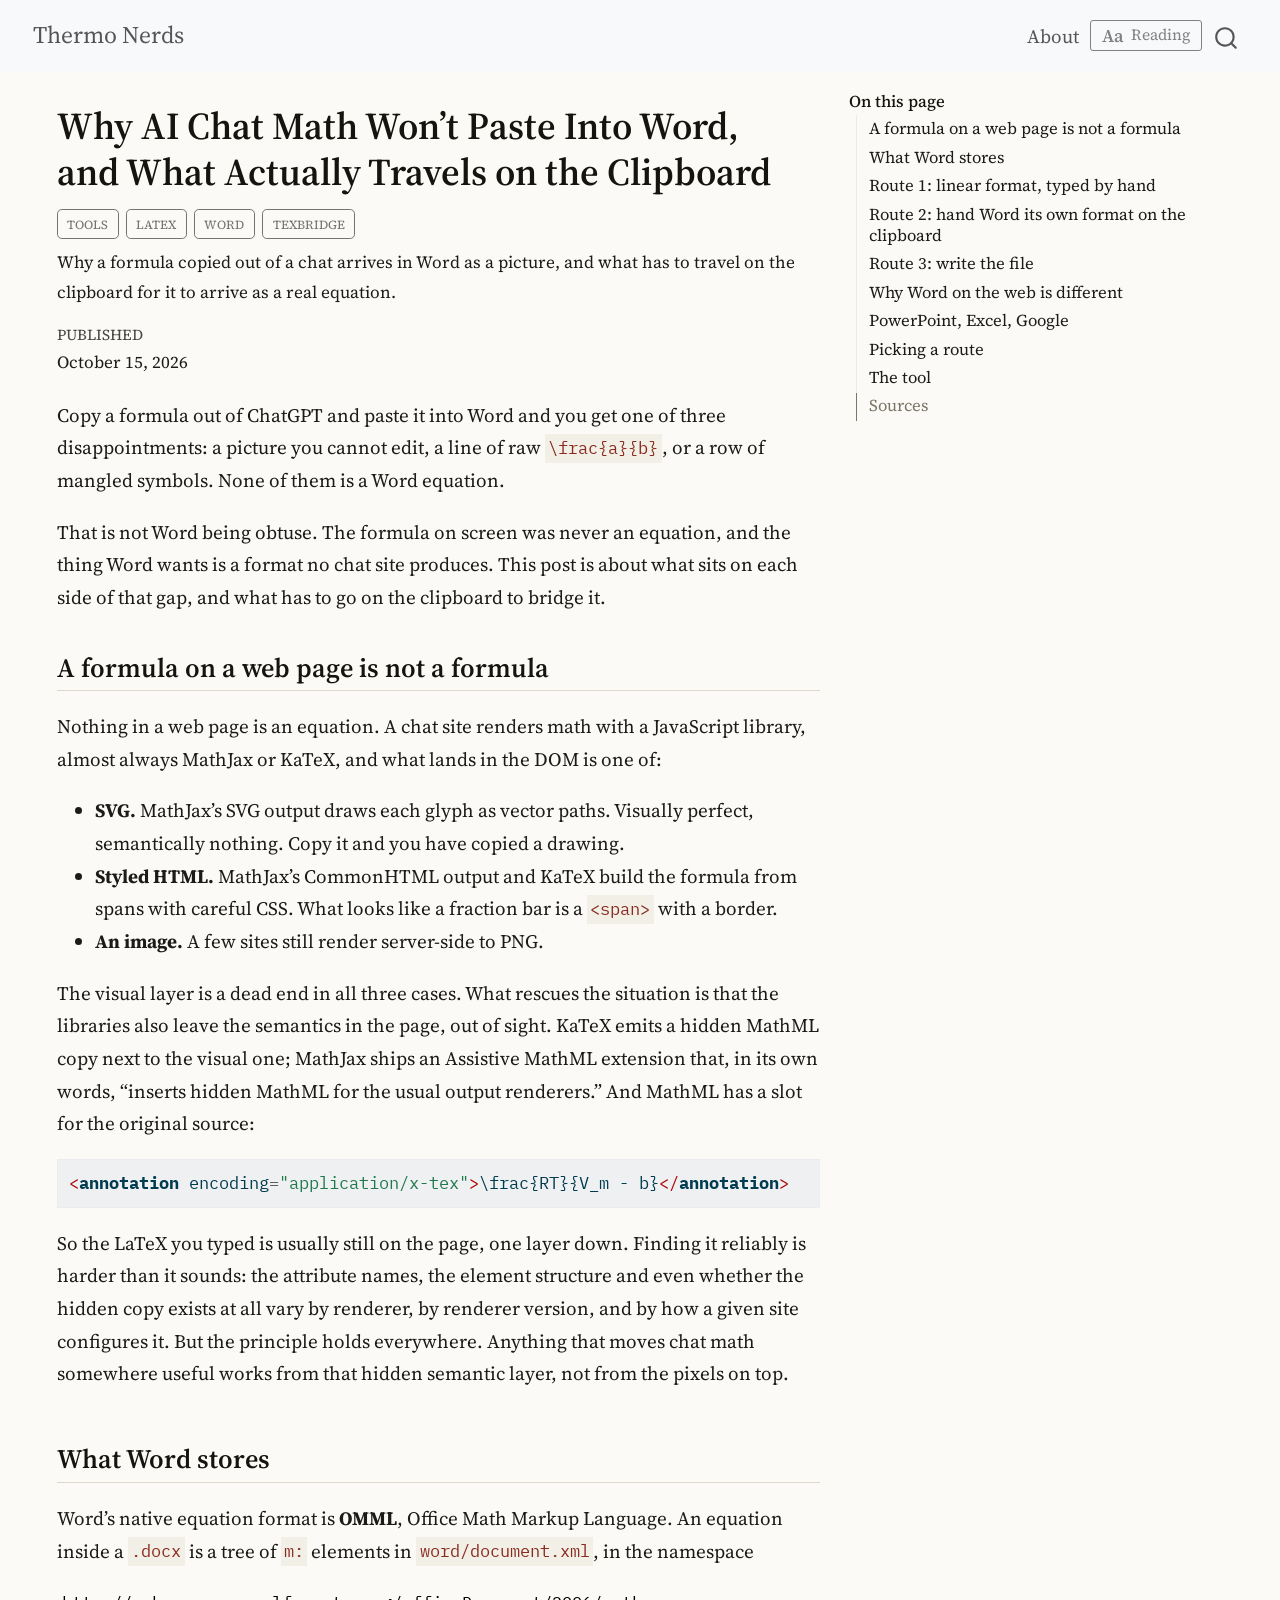
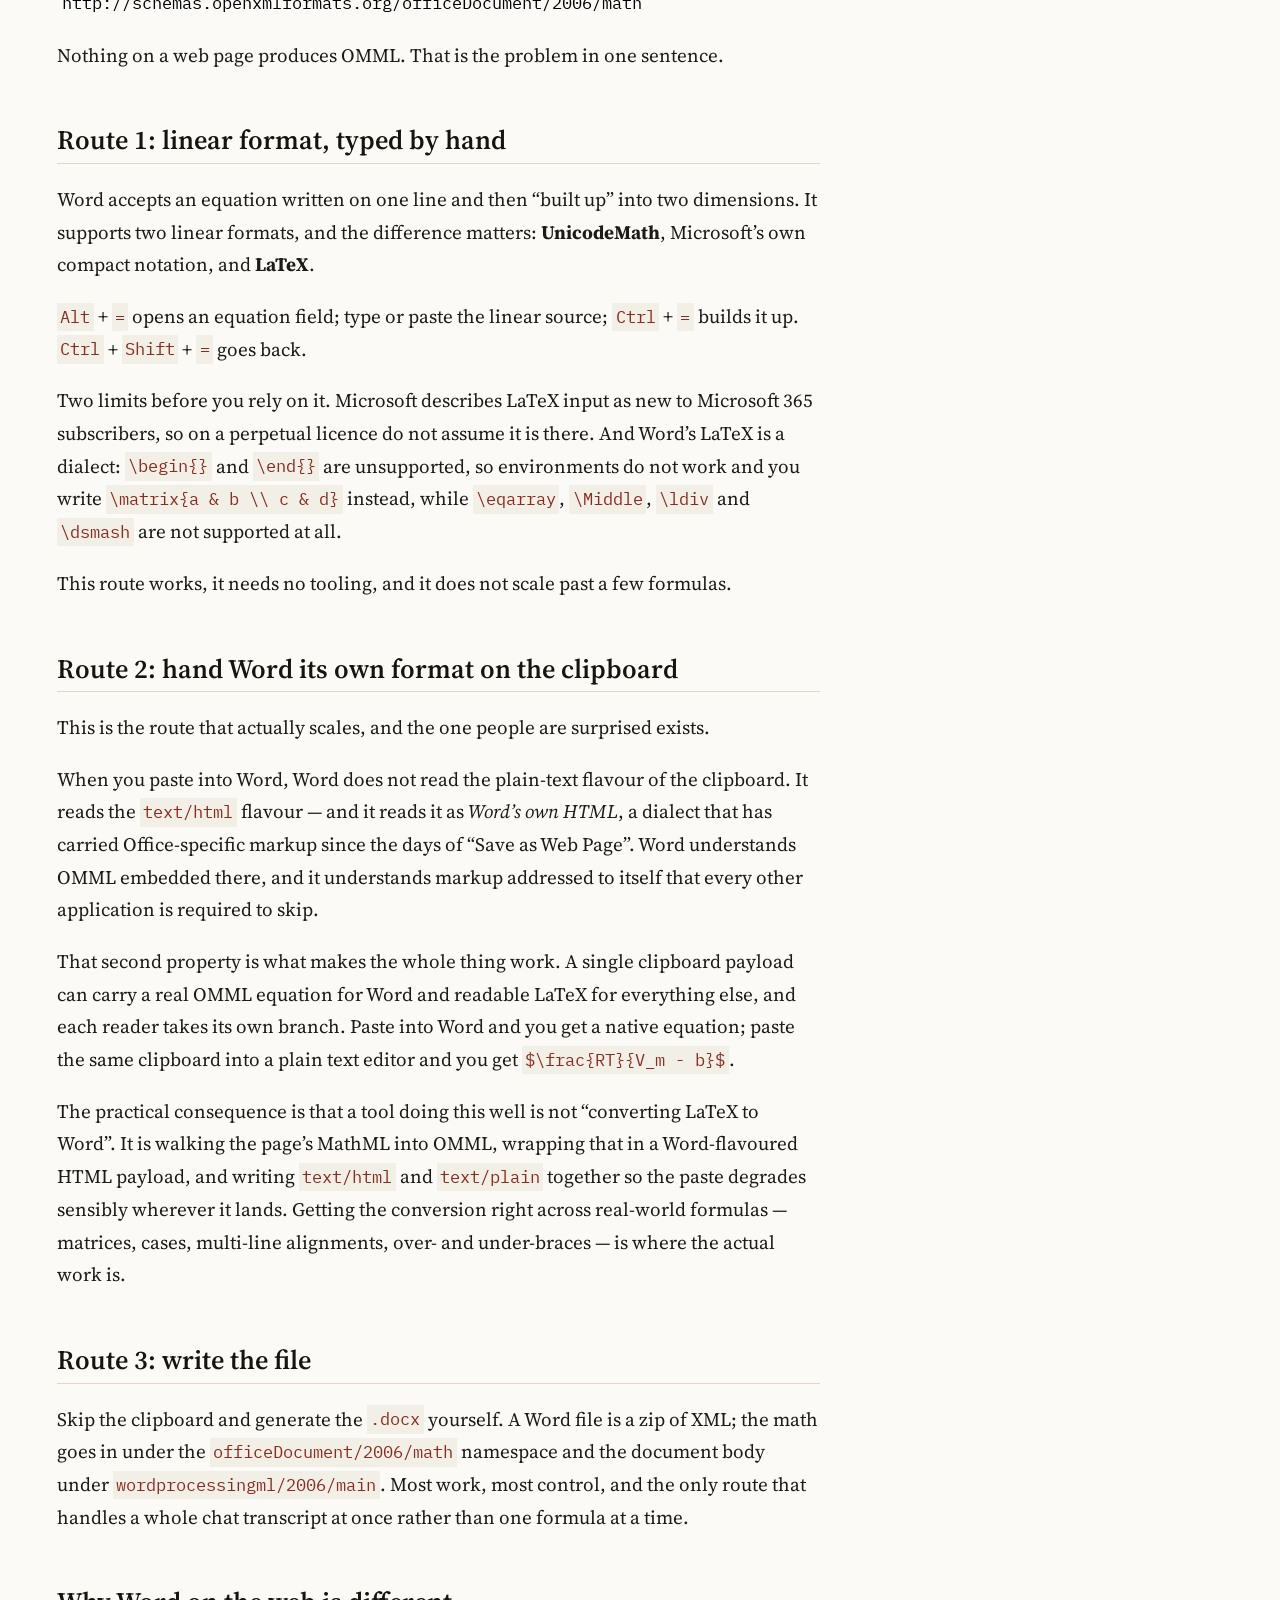
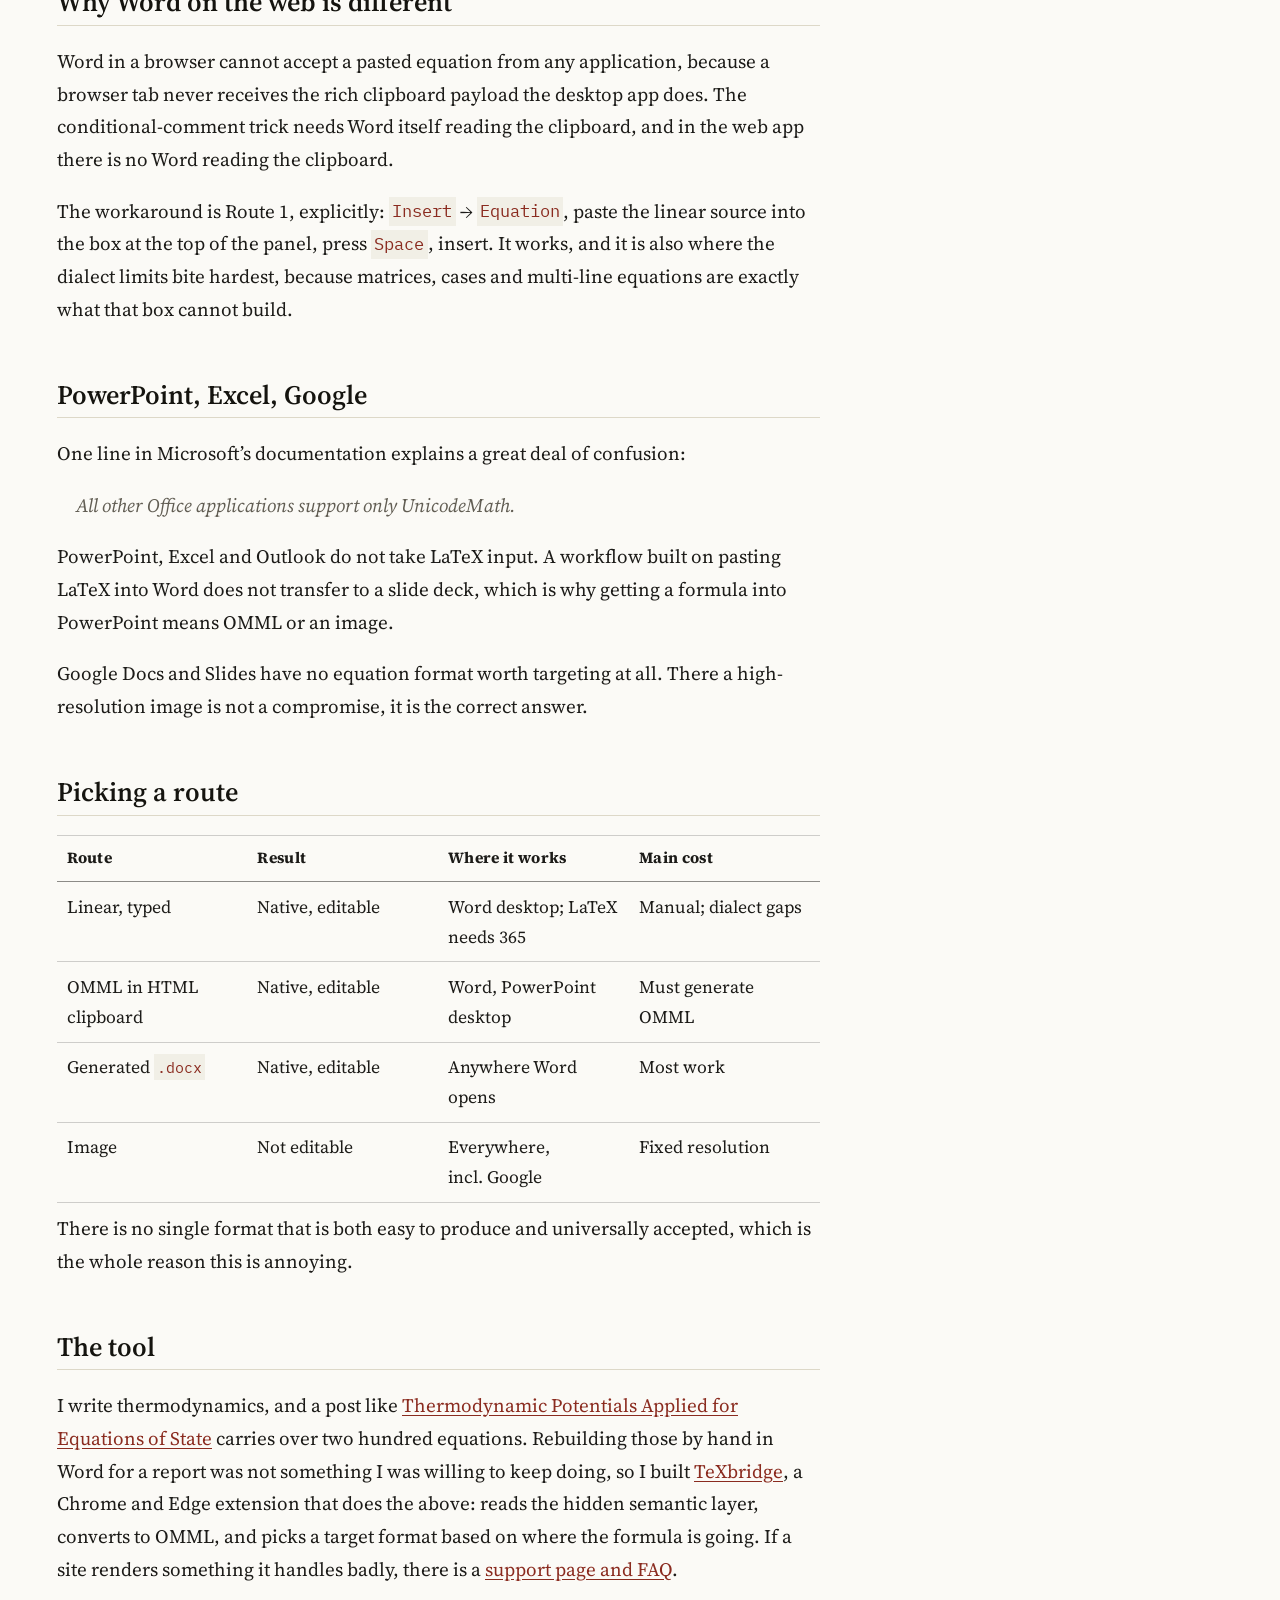
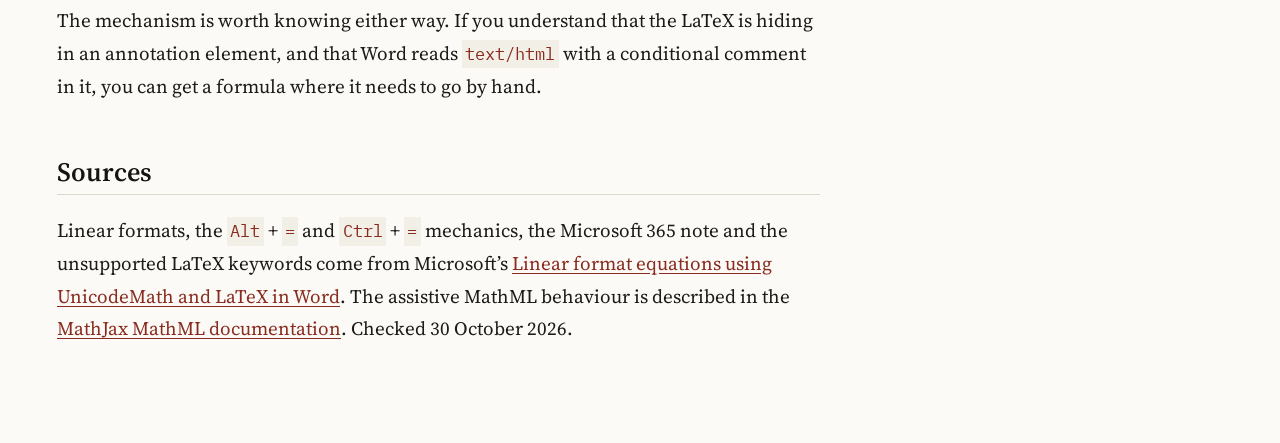
<file: posts/ai-math-into-word/index.html>
<!DOCTYPE html>
<html xmlns="http://www.w3.org/1999/xhtml" lang="en" xml:lang="en"><head>

<meta charset="utf-8">
<meta name="generator" content="quarto-1.10.20">

<meta name="viewport" content="width=device-width, initial-scale=1.0, user-scalable=yes">

<meta name="dcterms.date" content="2026-10-15">
<meta name="description" content="Why a formula copied out of a chat arrives in Word as a picture, and what has to travel on the clipboard for it to arrive as a real equation.">

<title>Why AI Chat Math Won’t Paste Into Word, and What Actually Travels on the Clipboard – Thermo Nerds</title>
<style>
/* Default styles provided by pandoc.
** See https://pandoc.org/MANUAL.html#variables-for-html for config info.
*/
span.smallcaps{font-variant: small-caps;}
div.columns{display: flex; gap: 1.5em;}
div.column{flex: auto;}
@media screen {
div.columns{gap: min(4vw, 1.5em);}
div.column{overflow-x: auto;}
}
div.hanging-indent{margin-left: 1.5em; text-indent: -1.5em;}
ul.task-list{list-style: none;}
ul.task-list li input[type="checkbox"] {
  width: 0.8em;
  margin: 0 0.8em 0.2em -1em; /* quarto-specific, see https://github.com/quarto-dev/quarto-cli/issues/4556 */ 
  vertical-align: middle;
}
/* CSS for syntax highlighting */
html { -webkit-text-size-adjust: 100%; }
pre > code.sourceCode { white-space: pre; position: relative; }
pre > code.sourceCode > span { display: inline-block; line-height: 1.25; }
pre > code.sourceCode > span:empty { height: 1.2em; }
.sourceCode { overflow: visible; }
code.sourceCode > span { color: inherit; text-decoration: inherit; }
div.sourceCode { margin: 1em 0; }
pre.sourceCode { margin: 0; }
@media screen {
div.sourceCode { overflow: auto; }
}
@media print {
pre > code.sourceCode { white-space: pre-wrap; }
pre > code.sourceCode > span { text-indent: -5em; padding-left: 5em; }
}
pre.numberSource code
  { counter-reset: source-line 0; }
pre.numberSource code > span
  { position: relative; left: -4em; counter-increment: source-line; }
pre.numberSource code > span > a:first-child::before
  { content: counter(source-line);
    position: relative; left: -1em; text-align: right; vertical-align: baseline;
    border: none; display: inline-block;
    -webkit-touch-callout: none; -webkit-user-select: none;
    -khtml-user-select: none; -moz-user-select: none;
    -ms-user-select: none; user-select: none;
    padding: 0 4px; width: 4em;
  }
pre.numberSource { margin-left: 3em;  padding-left: 4px; }
div.sourceCode
  {   }
@media screen {
pre > code.sourceCode > span > a:first-child::before { text-decoration: underline; }
}
</style>


<script src="../../site_libs/quarto-nav/quarto-nav.js"></script>
<script src="../../site_libs/quarto-nav/headroom.min.js"></script>
<script src="../../site_libs/clipboard/clipboard.min.js"></script>
<script src="../../site_libs/quarto-search/autocomplete.umd.js"></script>
<script src="../../site_libs/quarto-search/fuse.min.js"></script>
<script src="../../site_libs/quarto-search/quarto-search.js"></script>
<meta name="quarto:offset" content="../../">
<script src="../../site_libs/quarto-html/quarto.js" type="module"></script>
<script src="../../site_libs/quarto-html/tabsets/tabsets.js" type="module"></script>
<script src="../../site_libs/quarto-html/popper.min.js"></script>
<script src="../../site_libs/quarto-html/tippy.umd.min.js"></script>
<script src="../../site_libs/quarto-html/anchor.min.js"></script>
<link href="../../site_libs/quarto-html/tippy.css" rel="stylesheet">
<link href="../../site_libs/quarto-html/quarto-syntax-highlighting-a5677c8584ae24b67293f1cbb7ea1013.css" rel="stylesheet" id="quarto-text-highlighting-styles">
<script src="../../site_libs/bootstrap/bootstrap.min.js"></script>
<link href="../../site_libs/bootstrap/bootstrap-icons.css" rel="stylesheet">
<link href="../../site_libs/bootstrap/bootstrap-b74a631b2987075d6beb88d4fe861e1b.min.css" rel="stylesheet" append-hash="true" id="quarto-bootstrap" data-mode="light">
<script id="quarto-search-options" type="application/json">{
  "location": "navbar",
  "copy-button": false,
  "collapse-after": 3,
  "panel-placement": "end",
  "type": "overlay",
  "limit": 50,
  "keyboard-shortcut": [
    "f",
    "/",
    "s"
  ],
  "show-item-context": false,
  "language": {
    "search-no-results-text": "No results",
    "search-matching-documents-text": "matching documents",
    "search-copy-link-title": "Copy link to search",
    "search-hide-matches-text": "Hide additional matches",
    "search-more-match-text": "more match in this document",
    "search-more-matches-text": "more matches in this document",
    "search-clear-button-title": "Clear",
    "search-text-placeholder": "",
    "search-detached-cancel-button-title": "Cancel",
    "search-submit-button-title": "Submit",
    "search-label": "Search"
  }
}</script>
<!-- Reader controls: colour themes and text size, in the navbar beside the site
     title. Palettes, the mix() helper and the font-size scaling are taken from
     the ReadMode extension (readmode/content.js, readmode/popup.js); the
     storage layer is localStorage rather than chrome.storage, and the CSS
     targets this site's own elements instead of ReadMode's blanket override,
     which would fight MathJax and the in-post calculator. -->
<style>
  .rm-btn {
    margin-left: auto; display: inline-flex; align-items: center; gap: .35rem;
    padding: .2rem .55rem; font: inherit; font-size: .82rem; line-height: 1.2;
    cursor: pointer; color: inherit; background: transparent;
    border: 1px solid currentColor; border-radius: 3px; opacity: .72;
  }
  .rm-btn:hover, .rm-btn[aria-expanded="true"] { opacity: 1; }
  .rm-btn .rm-aa { font-size: .95rem; font-weight: 600; }
  /* no margin-left:auto here: Quarto's brand container carries mx-auto, and a
     second auto margin would split the free space three ways and pull the
     title off centre. The brand's own margin-right:auto already pushes this
     element to the right edge. */
  .rm-wrap { position: relative; display: flex; }
  .rm-panel {
    /* Rendered as a child of <body>, not of the navbar. Inside the navbar its
       z-index is trapped in the navbar's stacking context, so page content can
       paint over the panel's lower half and swallow taps there -- which on a
       phone is exactly where the Reset button sits. Position and height are
       set from JS against visualViewport. */
    position: fixed; z-index: 2147483000;
    width: 20rem; max-width: calc(100vw - 1rem); padding: .85rem .9rem;
    overflow-y: auto; overscroll-behavior: contain;
    -webkit-overflow-scrolling: touch;
    font-size: .82rem; line-height: 1.45; text-align: left;
    background: var(--rm-bg, #fff); color: var(--rm-text, inherit);
    border: 1px solid rgba(128,128,128,.45); border-radius: 4px;
    box-shadow: 0 6px 24px rgba(0,0,0,.14);
  }
  .rm-panel[hidden] { display: none; }
  .rm-grouplabel {
    margin: .55rem 0 .3rem; font-size: .68rem; font-weight: 700;
    letter-spacing: .08em; text-transform: uppercase; opacity: .6;
  }
  .rm-grouplabel:first-child { margin-top: 0; }
  .rm-themes { display: grid; grid-template-columns: repeat(4, 1fr); gap: .3rem; }
  .rm-theme {
    display: flex; flex-direction: column; align-items: center; gap: .18rem;
    padding: .25rem .1rem; font: inherit; font-size: .62rem; line-height: 1.1;
    cursor: pointer; color: inherit; background: transparent;
    border: 1px solid transparent; border-radius: 3px; text-align: center;
  }
  .rm-theme:hover { border-color: rgba(128,128,128,.5); }
  .rm-btn, .rm-theme, .rm-reset { touch-action: manipulation; }
  .rm-reset { min-height: 2.4rem; }
  .rm-theme { min-height: 2.9rem; }
  .rm-theme[aria-pressed="true"] { border-color: currentColor; font-weight: 700; }
  .rm-sw {
    display: flex; align-items: center; justify-content: center;
    width: 100%; height: 1.75rem; font-size: .78rem; font-weight: 600;
    border: 1px solid rgba(128,128,128,.45); border-radius: 2px;
  }
  .rm-row {
    display: flex; align-items: center; gap: .5rem;
    margin-top: .8rem; padding-top: .7rem; border-top: 1px solid rgba(128,128,128,.3);
  }
  .rm-row label { flex: 0 0 auto; font-size: .72rem; font-weight: 600;
    letter-spacing: .04em; text-transform: uppercase; opacity: .7; }
  .rm-row input[type=range] { flex: 1 1 auto; min-width: 0; }
  .rm-val { flex: 0 0 2.6rem; text-align: right; font-variant-numeric: tabular-nums; }
  .rm-reset {
    margin-top: .6rem; padding: .22rem .6rem; font: inherit; font-size: .72rem;
    cursor: pointer; color: inherit; background: transparent;
    border: 1px solid rgba(128,128,128,.5); border-radius: 3px;
  }
  .rm-reset:hover { border-color: currentColor; }
  @media (max-width: 420px) { .rm-panel { width: calc(100vw - 1.5rem); } }
</style>

<script>
(function () {
  'use strict';

  // ---- palettes, verbatim from readmode/content.js ----
  var THEMES = {
    dark:     { bg: '#1b1c1f', text: '#dcdcdc', link: '#8ab4f8', dark: true },
    dim:      { bg: '#2b2d31', text: '#c9cbd0', link: '#9cc0ff', dark: true },
    warm:     { bg: '#1f1a14', text: '#e8d5b5', link: '#f0a95b', dark: true },
    sepia:    { bg: '#f4ecd8', text: '#433422', link: '#8a4b0f' },
    ivory:    { bg: '#f6f1e7', text: '#292820', link: '#8a4b0f' },
    beige:    { bg: '#f2eee8', text: '#2e2a25', link: '#7a4519' },
    sage:     { bg: '#eaf0e8', text: '#263329', link: '#1f6640' },
    bluegray: { bg: '#edf2f7', text: '#1f2933', link: '#1d4ed8' },
    charcoal: { bg: '#24272b', text: '#e0e0e0', link: '#8ab4f8', dark: true },
    cream:    { bg: '#fbf7ee', text: '#2a2722', link: '#1a5bb8' },
    light:    { bg: '#ffffff', text: '#1f1f1f', link: '#0b57d0' },
    mint:     { bg: '#e6f2e8', text: '#1d2b20', link: '#0a6640' },
    contrast:         { bg: '#000000', text: '#ffff00', link: '#00ff7f', dark: true, strong: true },
    'contrast-white': { bg: '#000000', text: '#ffffff', link: '#7fd4ff', dark: true, strong: true },
    'contrast-light': { bg: '#ffffff', text: '#000000', link: '#0000ee', strong: true }
  };
  var GROUPS = [
    ['Light', [['ivory','Ivory'],['beige','Beige'],['sepia','Sepia'],['cream','Cream'],
               ['sage','Sage'],['mint','Mint'],['bluegray','Blue-gray'],['light','White']]],
    ['Dark', [['charcoal','Charcoal'],['dark','Dark'],['dim','Dim'],['warm','Warm night']]],
    ['High contrast', [['contrast','Yellow'],['contrast-white','White'],['contrast-light','Black']]]
  ];

  // blend two hex colours, for borders and code panels (readmode/content.js)
  function mix(hex, toward, amount) {
    var a = parseInt(hex.slice(1), 16), b = parseInt(toward.slice(1), 16);
    var ch = function (n, s) { return (n >> s) & 255; };
    var m = function (s) { return Math.round(ch(a, s) + (ch(b, s) - ch(a, s)) * amount); };
    return '#' + ((1 << 24) | (m(16) << 16) | (m(8) << 8) | m(0)).toString(16).slice(1);
  }

  var KEY = 'thermonerds-reader';
  var DEF = { theme: 'off', fontSize: 100 };

  function load() {
    try {
      var v = JSON.parse(localStorage.getItem(KEY));
      if (v && typeof v === 'object') {
        return { theme: THEMES[v.theme] ? v.theme : 'off',
                 fontSize: (v.fontSize >= 80 && v.fontSize <= 250) ? v.fontSize : 100 };
      }
    } catch (e) {}                     // private window, blocked storage, bad JSON
    return { theme: DEF.theme, fontSize: DEF.fontSize };
  }
  function store(s) { try { localStorage.setItem(KEY, JSON.stringify(s)); } catch (e) {} }

  var state = load();

  // Every selector is prefixed with html[data-rm], which adds one class-level
  // unit of specificity. The site themes style listing titles as
  // `.quarto-listing .listing-title a { ... !important }` (two classes); an
  // unprefixed `.listing-title a` loses that tie and a dark theme would leave
  // black titles on a black page. The prefix wins regardless of source order.
  function css(s) {
    var out = '';
    var t = THEMES[s.theme];
    var H = 'html[data-rm] ';
    if (t) {
      var border = t.strong ? t.text : mix(t.bg, t.text, 0.22);
      var panel  = mix(t.bg, t.text, t.strong ? 0.12 : 0.07);
      var muted  = mix(t.bg, t.text, 0.62);
      var TXT = 'color:' + t.text + ' !important';
      out +=
        'html[data-rm]{--rm-bg:' + t.bg + ';--rm-text:' + t.text + ';--rm-link:' + t.link +
          ';--rm-panel:' + panel + ';--rm-border:' + border + ';--rm-muted:' + muted +
          ';color-scheme:' + (t.dark ? 'dark' : 'light') + '}' +
        'html[data-rm],html[data-rm] body{background:' + t.bg + ' !important;' + TXT + '}' +
        H + ':is(main,.quarto-container,#quarto-content,#quarto-document-content,' +
            '.page-columns,.quarto-title-block,footer,.footer,.sidebar,#quarto-margin-sidebar)' +
            '{background:transparent !important;' + TXT + '}' +
        H + ':is(h1,h2,h3,h4,h5,h6,p,li,dd,dt,td,th,figcaption,strong,em,blockquote,code,pre)' +
            '{' + TXT + '}' +
        // listing titles: matched at higher specificity than the themes' own rule
        H + ':is(.quarto-listing,div.quarto-post) :is(.listing-title,.listing-title a)' +
            '{' + TXT + '}' +
        H + ':is(.listing-title,.listing-title a,.listing-subtitle){' + TXT + '}' +
        H + ':is(.listing-date,.listing-category,.quarto-title-meta-heading,' +
            '.quarto-category,nav[role="doc-toc"] a,#TOC a){color:' + muted + ' !important}' +
        H + ':is(nav[role="doc-toc"],#TOC) a:is(:hover,.active){' + TXT + '}' +
        H + 'main :is(a,a:visited){color:' + t.link + ' !important}' +
        H + ':is(.quarto-listing,div.quarto-post) .listing-title a:hover{color:' + t.link + ' !important}' +
        H + '.navbar{background:' + panel + ' !important;border-bottom:1px solid ' + border + ' !important}' +
        H + '.navbar :is(.navbar-brand,.nav-link,.navbar-title,.menu-text){' + TXT + '}' +
        H + 'main :is(pre,code,div.sourceCode,kbd,.cell-output){background:' + panel + ' !important;' + TXT + '}' +
        H + 'main :is(pre,code,.sourceCode) span{color:inherit !important}' +
        H + ':is(main table,main th,main td,main tr,hr,blockquote,div.quarto-post,' +
            '.quarto-title-block,main pre,main div.sourceCode){border-color:' + border + ' !important}' +
        H + 'blockquote{border-left-color:' + border + ' !important}' +
        H + 'mjx-container{' + TXT + '}' +
        // the in-post calculator draws itself from neutral greys, so only its
        // editable cells need telling which surface they sit on
        H + ':is(.xl-t td.in input,.xl-drive input[type=number]){' + TXT + '}' +
        H + ':is(.xl-t td.ca,.xl-t tr.xl-h th,.xl-t td.fo){background:' + panel + ' !important}';
    }
    if (s.fontSize && s.fontSize !== 100) {
      // Scales body text without zooming images; nested items reset so sizes
      // don't compound. (readmode/content.js)
      out +=
        'html[data-rm-size] main :is(p,li,blockquote,dd,dt,td,th,figcaption,label)' +
          '{font-size:' + s.fontSize + '% !important}' +
        'html[data-rm-size] main :is(li p,li li,blockquote p,td p,li label,td label)' +
          '{font-size:100% !important}';
    }
    return out;
  }

  // Applied from <head>, before first paint, so a remembered theme never flashes.
  var tag = document.createElement('style');
  tag.id = 'rm-style';
  if (THEMES[state.theme]) document.documentElement.setAttribute('data-rm', state.theme);
  if (state.fontSize !== 100) document.documentElement.setAttribute('data-rm-size', String(state.fontSize));
  tag.textContent = css(state);
  (document.head || document.documentElement).appendChild(tag);

  function apply() {
    var el = document.documentElement;
    if (THEMES[state.theme]) el.setAttribute('data-rm', state.theme);
    else el.removeAttribute('data-rm');
    if (state.fontSize !== 100) el.setAttribute('data-rm-size', String(state.fontSize));
    else el.removeAttribute('data-rm-size');
    tag.textContent = css(state);
    store(state);
  }

  // ---- controls, once the navbar exists ----
  function build() {
    // Prefer the existing nav list: adding an item there moves the brand no
    // more than another nav link would. Appending to .navbar-container instead
    // hands the brand's own mx-auto fresh free space to redistribute, which
    // visibly shifts the title.
    // .quarto-navbar-tools sits outside the collapsible menu, so the control
    // stays reachable on a phone, where navbar-expand-lg hides .navbar-collapse
    // behind the hamburger.
    var tools = document.querySelector('.navbar .quarto-navbar-tools');
    var list = tools ? null : document.querySelector('.navbar .navbar-nav');
    var bar = tools || list ||
              document.querySelector('.navbar .navbar-container') ||
              document.querySelector('.navbar > .container-fluid') ||
              document.querySelector('.navbar');
    if (!bar) return;

    var wrap = document.createElement(list ? 'li' : 'div');
    wrap.className = list ? 'nav-item rm-wrap' : 'rm-wrap';

    var btn = document.createElement('button');
    btn.type = 'button';
    btn.className = 'rm-btn';
    btn.setAttribute('aria-expanded', 'false');
    btn.setAttribute('aria-label', 'Reading options: colour theme and text size');
    btn.innerHTML = '<span class="rm-aa">Aa</span><span>Reading</span>';

    var panel = document.createElement('div');
    panel.className = 'rm-panel';
    panel.hidden = true;
    panel.setAttribute('role', 'group');
    panel.setAttribute('aria-label', 'Reading options');

    var html = '';
    for (var g = 0; g < GROUPS.length; g++) {
      html += '<div class="rm-grouplabel">' + GROUPS[g][0] + '</div><div class="rm-themes">';
      var list = GROUPS[g][1];
      for (var i = 0; i < list.length; i++) {
        var id = list[i][0], t = THEMES[id];
        html += '<button type="button" class="rm-theme" data-v="' + id + '">' +
                '<span class="rm-sw" style="background:' + t.bg + ';color:' + t.text + '">Aa</span>' +
                list[i][1] + '</button>';
      }
      html += '</div>';
    }
    html += '<div class="rm-grouplabel">Site</div><div class="rm-themes">' +
            '<button type="button" class="rm-theme" data-v="off">' +
            '<span class="rm-sw" style="background:transparent">Aa</span>Default</button></div>' +
            '<div class="rm-row"><label for="rm-size">Text size</label>' +
            '<input type="range" id="rm-size" min="80" max="250" step="10">' +
            '<span class="rm-val" id="rm-sizeval"></span></div>' +
            '<button type="button" class="rm-reset">Reset to default</button>';
    panel.innerHTML = html;

    wrap.appendChild(btn);
    bar.appendChild(wrap);
    document.body.appendChild(panel);   // outside the navbar's stacking context

    var size = panel.querySelector('#rm-size');
    var sizeVal = panel.querySelector('#rm-sizeval');

    function sync() {
      var all = panel.querySelectorAll('.rm-theme');
      for (var i = 0; i < all.length; i++) {
        all[i].setAttribute('aria-pressed', all[i].getAttribute('data-v') === state.theme ? 'true' : 'false');
      }
      size.value = state.fontSize;
      sizeVal.textContent = state.fontSize + '%';
    }

    panel.addEventListener('click', function (e) {
      var sw = e.target.closest('.rm-theme');
      if (sw) { state.theme = sw.getAttribute('data-v'); apply(); sync(); return; }
      if (e.target.closest('.rm-reset')) {
        state.theme = DEF.theme; state.fontSize = DEF.fontSize; apply(); sync();
      }
    });
    size.addEventListener('input', function () {
      state.fontSize = +size.value; apply(); sync();
    });

    // Positioned from JS against visualViewport rather than vh: on Android
    // Chrome 100vh is the URL-bar-hidden height, so a vh-sized panel runs below
    // the visible area and its last control cannot be reached or tapped.
    function place() {
      var vp = window.visualViewport;
      var vh = vp ? vp.height : window.innerHeight;
      var vw = vp ? vp.width  : window.innerWidth;
      var bb = btn.getBoundingClientRect();
      var nb = document.querySelector('.navbar');
      var nbb = nb ? nb.getBoundingClientRect().bottom : 0;
      var top = Math.round(Math.max(bb.bottom, nbb, 0) + 6);
      if (top > vh - 120) top = Math.max(6, vh - 120);   // always leave room
      panel.style.top = top + 'px';
      panel.style.maxHeight = Math.max(140, Math.round(vh - top - 10)) + 'px';
      panel.style.left = 'auto';
      panel.style.right = Math.round(Math.max(8, vw - bb.right)) + 'px';
      if (panel.getBoundingClientRect().left < 8) panel.style.right = '8px';
    }
    function open(v) {
      panel.hidden = !v;
      if (v) place();                 // measured while visible, before paint
      btn.setAttribute('aria-expanded', v ? 'true' : 'false');
    }
    function replace() { if (!panel.hidden) place(); }
    window.addEventListener('resize', replace);
    window.addEventListener('scroll', replace, { passive: true });
    if (window.visualViewport) {
      window.visualViewport.addEventListener('resize', replace);
      window.visualViewport.addEventListener('scroll', replace);
    }
    btn.addEventListener('click', function (e) {
      e.stopPropagation();
      open(panel.hidden);
    });
    panel.addEventListener('click', function (e) { e.stopPropagation(); });
    document.addEventListener('click', function () { open(false); });
    document.addEventListener('keydown', function (e) {
      if (e.key === 'Escape' && !panel.hidden) { open(false); btn.focus(); }
    });

    sync();
  }

  if (document.readyState === 'loading') {
    document.addEventListener('DOMContentLoaded', build);
  } else {
    build();
  }
})();
</script>
<!-- Cloudflare Web Analytics. Free, cookieless, and reports Country, Path,
     Referer, Device type, Browser and OS in the Cloudflare dashboard under
     Analytics & Logs -> Web Analytics.

     This is the manual beacon rather than Cloudflare's automatic injection,
     because thermonerds.com is DNS-only (grey cloud) in Cloudflare -- it has to
     be, or GitHub cannot issue the Let's Encrypt certificate for the custom
     domain. Automatic injection only reaches proxied traffic; the manual
     snippet works on any host, GitHub Pages included.

     The token is a public site identifier, not a secret: it ships in the
     source of every page.

     Expect undercounting. The beacon is blocked by most ad blockers and by
     Firefox strict mode, which a thermodynamics readership uses more than
     average. Read it as a trend, not a census. -->
<script type="module" src="https://static.cloudflareinsights.com/beacon.min.js" data-cf-beacon="{&quot;token&quot;: &quot;0da600393c414e5b8085be10af9c399c&quot;}"></script>
<link rel="preconnect" href="https://fonts.googleapis.com">
<link rel="preconnect" href="https://fonts.gstatic.com" crossorigin="">
<link rel="stylesheet" href="https://fonts.googleapis.com/css2?family=Source+Serif+4:ital,wght@0,400;0,600;0,700;1,400">
<link rel="stylesheet" href="https://fonts.googleapis.com/css2?family=IBM+Plex+Sans:wght@400;600;700">
<link rel="stylesheet" href="https://fonts.googleapis.com/css2?family=IBM+Plex+Mono:wght@400">
<link rel="stylesheet" href="https://fonts.googleapis.com/css2?family=Inter:wght@400;500;600;700;800">
<link rel="stylesheet" href="https://fonts.googleapis.com/css2?family=JetBrains+Mono:wght@400;700">
<link rel="stylesheet" href="https://fonts.googleapis.com/css2?family=Crimson+Pro:ital,wght@0,400;0,600;1,400">
<link rel="stylesheet" href="https://fonts.googleapis.com/css2?family=IBM+Plex+Serif:ital,wght@0,400;0,600;1,400">
<link rel="stylesheet" href="https://fonts.googleapis.com/css2?family=Spectral:ital,wght@0,400;0,600;1,400">
<link rel="stylesheet" href="https://fonts.googleapis.com/css2?family=Literata:ital,opsz,wght@0,7..72,400;0,7..72,600;0,7..72,700;1,7..72,400">
<script>
  window.MathJax = {
    loader: { load: ['[tex]/mhchem'] },
    tex: {
      packages: { '[+]': ['mhchem'] },
      tags: 'ams',
      tagSide: 'right',
      macros: {
        Vm:   "V_{m}",
        kij:  "k_{ij}",
        Rgas: "R"
      }
    }
  };
</script>


<link rel="stylesheet" href="../../styles.css">
</head>

<body class="nav-fixed quarto-light">

<div id="quarto-search-results"></div>
  <header id="quarto-header" class="headroom fixed-top">
    <nav class="navbar navbar-expand-lg " data-bs-theme="dark">
      <div class="navbar-container container-fluid">
      <div class="navbar-brand-container mx-auto">
    <a class="navbar-brand" href="../../index.html">
    <span class="navbar-title">Thermo Nerds</span>
    </a>
  </div>
            <div id="quarto-search" class="" title="Search"></div>
          <button class="navbar-toggler" type="button" data-bs-toggle="collapse" data-bs-target="#navbarCollapse" aria-controls="navbarCollapse" role="menu" aria-expanded="false" aria-label="Toggle navigation" onclick="if (window.quartoToggleHeadroom) { window.quartoToggleHeadroom(); }">
  <span class="navbar-toggler-icon"></span>
</button>
          <div class="collapse navbar-collapse" id="navbarCollapse">
            <ul class="navbar-nav navbar-nav-scroll ms-auto">
  <li class="nav-item">
    <a class="nav-link" href="../../about.html"> 
<span class="menu-text">About</span></a>
  </li>  
</ul>
          </div> <!-- /navcollapse -->
            <div class="quarto-navbar-tools">
</div>
      </div> <!-- /container-fluid -->
    </nav>
</header>
<!-- content -->
<div id="quarto-content" class="quarto-container page-columns page-rows-contents page-layout-article page-navbar">
<!-- sidebar -->
<!-- margin-sidebar -->
    <div id="quarto-margin-sidebar" class="sidebar margin-sidebar">
        <nav id="TOC" role="doc-toc" class="toc-active">
    <h2 id="toc-title">On this page</h2>
   
  <ul>
  <li><a href="#a-formula-on-a-web-page-is-not-a-formula" id="toc-a-formula-on-a-web-page-is-not-a-formula" class="nav-link active" data-scroll-target="#a-formula-on-a-web-page-is-not-a-formula">A formula on a web page is not a formula</a></li>
  <li><a href="#what-word-stores" id="toc-what-word-stores" class="nav-link" data-scroll-target="#what-word-stores">What Word stores</a></li>
  <li><a href="#route-1-linear-format-typed-by-hand" id="toc-route-1-linear-format-typed-by-hand" class="nav-link" data-scroll-target="#route-1-linear-format-typed-by-hand">Route 1: linear format, typed by hand</a></li>
  <li><a href="#route-2-hand-word-its-own-format-on-the-clipboard" id="toc-route-2-hand-word-its-own-format-on-the-clipboard" class="nav-link" data-scroll-target="#route-2-hand-word-its-own-format-on-the-clipboard">Route 2: hand Word its own format on the clipboard</a></li>
  <li><a href="#route-3-write-the-file" id="toc-route-3-write-the-file" class="nav-link" data-scroll-target="#route-3-write-the-file">Route 3: write the file</a></li>
  <li><a href="#why-word-on-the-web-is-different" id="toc-why-word-on-the-web-is-different" class="nav-link" data-scroll-target="#why-word-on-the-web-is-different">Why Word on the web is different</a></li>
  <li><a href="#powerpoint-excel-google" id="toc-powerpoint-excel-google" class="nav-link" data-scroll-target="#powerpoint-excel-google">PowerPoint, Excel, Google</a></li>
  <li><a href="#picking-a-route" id="toc-picking-a-route" class="nav-link" data-scroll-target="#picking-a-route">Picking a route</a></li>
  <li><a href="#the-tool" id="toc-the-tool" class="nav-link" data-scroll-target="#the-tool">The tool</a></li>
  <li><a href="#sources" id="toc-sources" class="nav-link" data-scroll-target="#sources">Sources</a></li>
  </ul>
</nav>
    </div>
<!-- main -->
<main class="content" id="quarto-document-content">

<header id="title-block-header" class="quarto-title-block default">
<div class="quarto-title">
<h1 class="title">Why AI Chat Math Won’t Paste Into Word, and What Actually Travels on the Clipboard</h1>
  <div class="quarto-categories">
    <div class="quarto-category">tools</div>
    <div class="quarto-category">latex</div>
    <div class="quarto-category">word</div>
    <div class="quarto-category">texbridge</div>
  </div>
  </div>

<div>
  <div class="description">
    <p>Why a formula copied out of a chat arrives in Word as a picture, and what has to travel on the clipboard for it to arrive as a real equation.</p>
  </div>
</div>


<div class="quarto-title-meta">

    
    <div>
    <div class="quarto-title-meta-heading">Published</div>
    <div class="quarto-title-meta-contents">
      <p class="date">October 15, 2026</p>
    </div>
  </div>
  
    
  </div>
  


</header>


<p>Copy a formula out of ChatGPT and paste it into Word and you get one of three disappointments: a picture you cannot edit, a line of raw <code>\frac{a}{b}</code>, or a row of mangled symbols. None of them is a Word equation.</p>
<p>That is not Word being obtuse. The formula on screen was never an equation, and the thing Word wants is a format no chat site produces. This post is about what sits on each side of that gap, and what has to go on the clipboard to bridge it.</p>
<section id="a-formula-on-a-web-page-is-not-a-formula" class="level2">
<h2 class="anchored" data-anchor-id="a-formula-on-a-web-page-is-not-a-formula">A formula on a web page is not a formula</h2>
<p>Nothing in a web page is an equation. A chat site renders math with a JavaScript library, almost always MathJax or KaTeX, and what lands in the DOM is one of:</p>
<ul>
<li><strong>SVG.</strong> MathJax’s SVG output draws each glyph as vector paths. Visually perfect, semantically nothing. Copy it and you have copied a drawing.</li>
<li><strong>Styled HTML.</strong> MathJax’s CommonHTML output and KaTeX build the formula from spans with careful CSS. What looks like a fraction bar is a <code>&lt;span&gt;</code> with a border.</li>
<li><strong>An image.</strong> A few sites still render server-side to PNG.</li>
</ul>
<p>The visual layer is a dead end in all three cases. What rescues the situation is that the libraries also leave the semantics in the page, out of sight. KaTeX emits a hidden MathML copy next to the visual one; MathJax ships an Assistive MathML extension that, in its own words, “inserts hidden MathML for the usual output renderers.” And MathML has a slot for the original source:</p>
<div class="code-copy-outer-scaffold"><div class="sourceCode" id="cb1"><pre class="sourceCode html code-with-copy"><code class="sourceCode html"><span id="cb1-1"><a href="#cb1-1" aria-hidden="true" tabindex="-1"></a><span class="dt">&lt;</span><span class="kw">annotation</span><span class="ot"> encoding</span><span class="op">=</span><span class="st">"application/x-tex"</span><span class="dt">&gt;</span>\frac{RT}{V_m - b}<span class="dt">&lt;/</span><span class="kw">annotation</span><span class="dt">&gt;</span></span></code></pre></div><button title="Copy to Clipboard" class="code-copy-button"><i class="bi"></i></button></div>
<p>So the LaTeX you typed is usually still on the page, one layer down. Finding it reliably is harder than it sounds: the attribute names, the element structure and even whether the hidden copy exists at all vary by renderer, by renderer version, and by how a given site configures it. But the principle holds everywhere. Anything that moves chat math somewhere useful works from that hidden semantic layer, not from the pixels on top.</p>
</section>
<section id="what-word-stores" class="level2">
<h2 class="anchored" data-anchor-id="what-word-stores">What Word stores</h2>
<p>Word’s native equation format is <strong>OMML</strong>, Office Math Markup Language. An equation inside a <code>.docx</code> is a tree of <code>m:</code> elements in <code>word/document.xml</code>, in the namespace</p>
<pre><code>http://schemas.openxmlformats.org/officeDocument/2006/math</code></pre>
<p>Nothing on a web page produces OMML. That is the problem in one sentence.</p>
</section>
<section id="route-1-linear-format-typed-by-hand" class="level2">
<h2 class="anchored" data-anchor-id="route-1-linear-format-typed-by-hand">Route 1: linear format, typed by hand</h2>
<p>Word accepts an equation written on one line and then “built up” into two dimensions. It supports two linear formats, and the difference matters: <strong>UnicodeMath</strong>, Microsoft’s own compact notation, and <strong>LaTeX</strong>.</p>
<p><code>Alt</code> + <code>=</code> opens an equation field; type or paste the linear source; <code>Ctrl</code> + <code>=</code> builds it up. <code>Ctrl</code> + <code>Shift</code> + <code>=</code> goes back.</p>
<p>Two limits before you rely on it. Microsoft describes LaTeX input as new to Microsoft 365 subscribers, so on a perpetual licence do not assume it is there. And Word’s LaTeX is a dialect: <code>\begin{}</code> and <code>\end{}</code> are unsupported, so environments do not work and you write <code>\matrix{a &amp; b \\ c &amp; d}</code> instead, while <code>\eqarray</code>, <code>\Middle</code>, <code>\ldiv</code> and <code>\dsmash</code> are not supported at all.</p>
<p>This route works, it needs no tooling, and it does not scale past a few formulas.</p>
</section>
<section id="route-2-hand-word-its-own-format-on-the-clipboard" class="level2">
<h2 class="anchored" data-anchor-id="route-2-hand-word-its-own-format-on-the-clipboard">Route 2: hand Word its own format on the clipboard</h2>
<p>This is the route that actually scales, and the one people are surprised exists.</p>
<p>When you paste into Word, Word does not read the plain-text flavour of the clipboard. It reads the <strong><code>text/html</code></strong> flavour — and it reads it as <em>Word’s own HTML</em>, a dialect that has carried Office-specific markup since the days of “Save as Web Page”. Word understands OMML embedded there, and it understands markup addressed to itself that every other application is required to skip.</p>
<p>That second property is what makes the whole thing work. A single clipboard payload can carry a real OMML equation for Word and readable LaTeX for everything else, and each reader takes its own branch. Paste into Word and you get a native equation; paste the same clipboard into a plain text editor and you get <code>$\frac{RT}{V_m - b}$</code>.</p>
<p>The practical consequence is that a tool doing this well is not “converting LaTeX to Word”. It is walking the page’s MathML into OMML, wrapping that in a Word-flavoured HTML payload, and writing <code>text/html</code> and <code>text/plain</code> together so the paste degrades sensibly wherever it lands. Getting the conversion right across real-world formulas — matrices, cases, multi-line alignments, over- and under-braces — is where the actual work is.</p>
</section>
<section id="route-3-write-the-file" class="level2">
<h2 class="anchored" data-anchor-id="route-3-write-the-file">Route 3: write the file</h2>
<p>Skip the clipboard and generate the <code>.docx</code> yourself. A Word file is a zip of XML; the math goes in under the <code>officeDocument/2006/math</code> namespace and the document body under <code>wordprocessingml/2006/main</code>. Most work, most control, and the only route that handles a whole chat transcript at once rather than one formula at a time.</p>
</section>
<section id="why-word-on-the-web-is-different" class="level2">
<h2 class="anchored" data-anchor-id="why-word-on-the-web-is-different">Why Word on the web is different</h2>
<p>Word in a browser cannot accept a pasted equation from any application, because a browser tab never receives the rich clipboard payload the desktop app does. The conditional-comment trick needs Word itself reading the clipboard, and in the web app there is no Word reading the clipboard.</p>
<p>The workaround is Route 1, explicitly: <code>Insert</code> → <code>Equation</code>, paste the linear source into the box at the top of the panel, press <code>Space</code>, insert. It works, and it is also where the dialect limits bite hardest, because matrices, cases and multi-line equations are exactly what that box cannot build.</p>
</section>
<section id="powerpoint-excel-google" class="level2">
<h2 class="anchored" data-anchor-id="powerpoint-excel-google">PowerPoint, Excel, Google</h2>
<p>One line in Microsoft’s documentation explains a great deal of confusion:</p>
<blockquote class="blockquote">
<p>All other Office applications support only UnicodeMath.</p>
</blockquote>
<p>PowerPoint, Excel and Outlook do not take LaTeX input. A workflow built on pasting LaTeX into Word does not transfer to a slide deck, which is why getting a formula into PowerPoint means OMML or an image.</p>
<p>Google Docs and Slides have no equation format worth targeting at all. There a high-resolution image is not a compromise, it is the correct answer.</p>
</section>
<section id="picking-a-route" class="level2">
<h2 class="anchored" data-anchor-id="picking-a-route">Picking a route</h2>
<table class="caption-top table">
<colgroup>
<col style="width: 25%">
<col style="width: 25%">
<col style="width: 25%">
<col style="width: 25%">
</colgroup>
<thead>
<tr class="header">
<th>Route</th>
<th>Result</th>
<th>Where it works</th>
<th>Main cost</th>
</tr>
</thead>
<tbody>
<tr class="odd">
<td>Linear, typed</td>
<td>Native, editable</td>
<td>Word desktop; LaTeX needs 365</td>
<td>Manual; dialect gaps</td>
</tr>
<tr class="even">
<td>OMML in HTML clipboard</td>
<td>Native, editable</td>
<td>Word, PowerPoint desktop</td>
<td>Must generate OMML</td>
</tr>
<tr class="odd">
<td>Generated <code>.docx</code></td>
<td>Native, editable</td>
<td>Anywhere Word opens</td>
<td>Most work</td>
</tr>
<tr class="even">
<td>Image</td>
<td>Not editable</td>
<td>Everywhere, incl.&nbsp;Google</td>
<td>Fixed resolution</td>
</tr>
</tbody>
</table>
<p>There is no single format that is both easy to produce and universally accepted, which is the whole reason this is annoying.</p>
</section>
<section id="the-tool" class="level2">
<h2 class="anchored" data-anchor-id="the-tool">The tool</h2>
<p>I write thermodynamics, and a post like <a href="../potentials-for-eos/">Thermodynamic Potentials Applied for Equations of State</a> carries over two hundred equations. Rebuilding those by hand in Word for a report was not something I was willing to keep doing, so I built <a href="https://chromewebstore.google.com/detail/dhncopmbldpljhclmnaadlgomflnadlm">TeXbridge</a>, a Chrome and Edge extension that does the above: reads the hidden semantic layer, converts to OMML, and picks a target format based on where the formula is going. If a site renders something it handles badly, there is a <a href="https://khanhbvu.github.io/texbridge/">support page and FAQ</a>.</p>
<p>The mechanism is worth knowing either way. If you understand that the LaTeX is hiding in an annotation element, and that Word reads <code>text/html</code> with a conditional comment in it, you can get a formula where it needs to go by hand.</p>
</section>
<section id="sources" class="level2">
<h2 class="anchored" data-anchor-id="sources">Sources</h2>
<p>Linear formats, the <code>Alt</code> + <code>=</code> and <code>Ctrl</code> + <code>=</code> mechanics, the Microsoft 365 note and the unsupported LaTeX keywords come from Microsoft’s <a href="https://support.microsoft.com/en-US/Word/linear-format-equations-using-unicodemath-and-Latex-in-word">Linear format equations using UnicodeMath and LaTeX in Word</a>. The assistive MathML behaviour is described in the <a href="https://docs.mathjax.org/en/v4.1/output/mathml.html">MathJax MathML documentation</a>. Checked 30 October 2026.</p>


</section>

</main> <!-- /main -->
<script id="quarto-html-after-body" type="application/javascript">
  window.document.addEventListener("DOMContentLoaded", function (event) {
    const icon = "";
    const anchorJS = new window.AnchorJS();
    anchorJS.options = {
      placement: 'right',
      icon: icon
    };
    anchorJS.add('.anchored');
    const isCodeAnnotation = (el) => {
      for (const clz of el.classList) {
        if (clz.startsWith('code-annotation-')) {                     
          return true;
        }
      }
      return false;
    }
    const onCopySuccess = function(e) {
      // button target
      const button = e.trigger;
      // don't keep focus
      button.blur();
      // flash "checked"
      button.classList.add('code-copy-button-checked');
      var currentTitle = button.getAttribute("title");
      button.setAttribute("title", "Copied!");
      let tooltip;
      if (window.bootstrap) {
        button.setAttribute("data-bs-toggle", "tooltip");
        button.setAttribute("data-bs-placement", "left");
        button.setAttribute("data-bs-title", "Copied!");
        tooltip = new bootstrap.Tooltip(button, 
          { trigger: "manual", 
            customClass: "code-copy-button-tooltip",
            offset: [0, -8]});
        tooltip.show();    
      }
      setTimeout(function() {
        if (tooltip) {
          tooltip.hide();
          button.removeAttribute("data-bs-title");
          button.removeAttribute("data-bs-toggle");
          button.removeAttribute("data-bs-placement");
        }
        button.setAttribute("title", currentTitle);
        button.classList.remove('code-copy-button-checked');
      }, 1000);
      // clear code selection
      e.clearSelection();
    }
    const getTextToCopy = function(trigger) {
      const outerScaffold = trigger.parentElement.cloneNode(true);
      const codeEl = outerScaffold.querySelector('code');
      for (const childEl of codeEl.children) {
        if (isCodeAnnotation(childEl)) {
          childEl.remove();
        }
      }
      return codeEl.innerText;
    }
    const clipboard = new window.ClipboardJS('.code-copy-button:not([data-in-quarto-modal])', {
      text: getTextToCopy
    });
    clipboard.on('success', onCopySuccess);
    if (window.document.getElementById('quarto-embedded-source-code-modal')) {
      const clipboardModal = new window.ClipboardJS('.code-copy-button[data-in-quarto-modal]', {
        text: getTextToCopy,
        container: window.document.getElementById('quarto-embedded-source-code-modal')
      });
      clipboardModal.on('success', onCopySuccess);
    }
      var localhostRegex = new RegExp(/^(?:http|https):\/\/localhost\:?[0-9]*\//);
      var mailtoRegex = new RegExp(/^mailto:/);
        var filterRegex = new RegExp("https:\/\/www\.thermonerds\.com");
      var isInternal = (href) => {
          return filterRegex.test(href) || localhostRegex.test(href) || mailtoRegex.test(href);
      }
      // Inspect non-navigation links and adorn them if external
     var links = window.document.querySelectorAll('a[href]:not(.nav-link):not(.navbar-brand):not(.toc-action):not(.sidebar-link):not(.sidebar-item-toggle):not(.pagination-link):not(.no-external):not([aria-hidden]):not(.dropdown-item):not(.quarto-navigation-tool):not(.about-link)');
      for (var i=0; i<links.length; i++) {
        const link = links[i];
        if (!isInternal(link.href)) {
          // undo the damage that might have been done by quarto-nav.js in the case of
          // links that we want to consider external
          if (link.dataset.originalHref !== undefined) {
            link.href = link.dataset.originalHref;
          }
        }
      }
    function tippyHover(el, contentFn, onTriggerFn, onUntriggerFn) {
      const config = {
        allowHTML: true,
        maxWidth: 500,
        delay: 100,
        arrow: false,
        appendTo: function(el) {
            return el.parentElement;
        },
        interactive: true,
        interactiveBorder: 10,
        theme: 'quarto',
        placement: 'bottom-start',
      };
      if (contentFn) {
        config.content = contentFn;
      }
      if (onTriggerFn) {
        config.onTrigger = onTriggerFn;
      }
      if (onUntriggerFn) {
        config.onUntrigger = onUntriggerFn;
      }
      window.tippy(el, config); 
    }
    const noterefs = window.document.querySelectorAll('a[role="doc-noteref"]');
    for (var i=0; i<noterefs.length; i++) {
      const ref = noterefs[i];
      tippyHover(ref, function() {
        // use id or data attribute instead here
        let href = ref.getAttribute('data-footnote-href') || ref.getAttribute('href');
        try { href = new URL(href).hash; } catch {}
        const id = href.replace(/^#\/?/, "");
        const note = window.document.getElementById(id);
        if (note) {
          return note.innerHTML;
        } else {
          return "";
        }
      });
    }
    const xrefs = window.document.querySelectorAll('a.quarto-xref');
    const processXRef = (id, note) => {
      // Strip column container classes
      const stripColumnClz = (el) => {
        el.classList.remove("page-full", "page-columns");
        if (el.children) {
          for (const child of el.children) {
            stripColumnClz(child);
          }
        }
      }
      stripColumnClz(note)
      if (id === null || id.startsWith('sec-')) {
        // Special case sections, only their first couple elements
        const container = document.createElement("div");
        if (note.children && note.children.length > 2) {
          container.appendChild(note.children[0].cloneNode(true));
          for (let i = 1; i < note.children.length; i++) {
            const child = note.children[i];
            if (child.tagName === "P" && child.innerText === "") {
              continue;
            } else {
              container.appendChild(child.cloneNode(true));
              break;
            }
          }
          if (window.Quarto?.typesetMath) {
            window.Quarto.typesetMath(container);
          }
          return container.innerHTML
        } else {
          if (window.Quarto?.typesetMath) {
            window.Quarto.typesetMath(note);
          }
          return note.innerHTML;
        }
      } else {
        // Remove any anchor links if they are present
        const anchorLink = note.querySelector('a.anchorjs-link');
        if (anchorLink) {
          anchorLink.remove();
        }
        if (window.Quarto?.typesetMath) {
          window.Quarto.typesetMath(note);
        }
        if (note.classList.contains("callout")) {
          return note.outerHTML;
        } else {
          return note.innerHTML;
        }
      }
    }
    for (var i=0; i<xrefs.length; i++) {
      const xref = xrefs[i];
      tippyHover(xref, undefined, function(instance) {
        instance.disable();
        let url = xref.getAttribute('href');
        let hash = undefined; 
        if (url.startsWith('#')) {
          hash = url;
        } else {
          try { hash = new URL(url).hash; } catch {}
        }
        if (hash) {
          const id = hash.replace(/^#\/?/, "");
          const note = window.document.getElementById(id);
          if (note !== null) {
            try {
              const html = processXRef(id, note.cloneNode(true));
              instance.setContent(html);
            } finally {
              instance.enable();
              instance.show();
            }
          } else {
            // See if we can fetch this
            fetch(url.split('#')[0])
            .then(res => res.text())
            .then(html => {
              const parser = new DOMParser();
              const htmlDoc = parser.parseFromString(html, "text/html");
              const note = htmlDoc.getElementById(id);
              if (note !== null) {
                const html = processXRef(id, note);
                instance.setContent(html);
              } 
            }).finally(() => {
              instance.enable();
              instance.show();
            });
          }
        } else {
          // See if we can fetch a full url (with no hash to target)
          // This is a special case and we should probably do some content thinning / targeting
          fetch(url)
          .then(res => res.text())
          .then(html => {
            const parser = new DOMParser();
            const htmlDoc = parser.parseFromString(html, "text/html");
            const note = htmlDoc.querySelector('main.content');
            if (note !== null) {
              // This should only happen for chapter cross references
              // (since there is no id in the URL)
              // remove the first header
              if (note.children.length > 0 && note.children[0].tagName === "HEADER") {
                note.children[0].remove();
              }
              const html = processXRef(null, note);
              instance.setContent(html);
            } 
          }).finally(() => {
            instance.enable();
            instance.show();
          });
        }
      }, function(instance) {
      });
    }
        let selectedAnnoteEl;
        const selectorForAnnotation = ( cell, annotation) => {
          let cellAttr = 'data-code-cell="' + cell + '"';
          let lineAttr = 'data-code-annotation="' +  annotation + '"';
          const selector = 'span[' + cellAttr + '][' + lineAttr + ']';
          return selector;
        }
        const selectCodeLines = (annoteEl) => {
          const doc = window.document;
          const targetCell = annoteEl.getAttribute("data-target-cell");
          const targetAnnotation = annoteEl.getAttribute("data-target-annotation");
          const annoteSpan = window.document.querySelector(selectorForAnnotation(targetCell, targetAnnotation));
          const lines = annoteSpan.getAttribute("data-code-lines").split(",");
          const lineIds = lines.map((line) => {
            return targetCell + "-" + line;
          })
          let top = null;
          let height = null;
          let parent = null;
          if (lineIds.length > 0) {
              //compute the position of the single el (top and bottom and make a div)
              const el = window.document.getElementById(lineIds[0]);
              top = el.offsetTop;
              height = el.offsetHeight;
              parent = el.parentElement.parentElement;
            if (lineIds.length > 1) {
              const lastEl = window.document.getElementById(lineIds[lineIds.length - 1]);
              const bottom = lastEl.offsetTop + lastEl.offsetHeight;
              height = bottom - top;
            }
            if (top !== null && height !== null && parent !== null) {
              // cook up a div (if necessary) and position it 
              let div = window.document.getElementById("code-annotation-line-highlight");
              if (div === null) {
                div = window.document.createElement("div");
                div.setAttribute("id", "code-annotation-line-highlight");
                div.style.position = 'absolute';
                parent.appendChild(div);
              }
              div.style.top = top - 2 + "px";
              div.style.height = height + 4 + "px";
              div.style.left = 0;
              let gutterDiv = window.document.getElementById("code-annotation-line-highlight-gutter");
              if (gutterDiv === null) {
                gutterDiv = window.document.createElement("div");
                gutterDiv.setAttribute("id", "code-annotation-line-highlight-gutter");
                gutterDiv.style.position = 'absolute';
                const codeCell = window.document.getElementById(targetCell);
                const gutter = codeCell.querySelector('.code-annotation-gutter');
                gutter.appendChild(gutterDiv);
              }
              gutterDiv.style.top = top - 2 + "px";
              gutterDiv.style.height = height + 4 + "px";
            }
            selectedAnnoteEl = annoteEl;
          }
        };
        const unselectCodeLines = () => {
          const elementsIds = ["code-annotation-line-highlight", "code-annotation-line-highlight-gutter"];
          elementsIds.forEach((elId) => {
            const div = window.document.getElementById(elId);
            if (div) {
              div.remove();
            }
          });
          selectedAnnoteEl = undefined;
        };
          // Handle positioning of the toggle
      window.addEventListener(
        "resize",
        throttle(() => {
          elRect = undefined;
          if (selectedAnnoteEl) {
            selectCodeLines(selectedAnnoteEl);
          }
        }, 10)
      );
      function throttle(fn, ms) {
      let throttle = false;
      let timer;
        return (...args) => {
          if(!throttle) { // first call gets through
              fn.apply(this, args);
              throttle = true;
          } else { // all the others get throttled
              if(timer) clearTimeout(timer); // cancel #2
              timer = setTimeout(() => {
                fn.apply(this, args);
                timer = throttle = false;
              }, ms);
          }
        };
      }
        // Attach click handler to the DT
        const annoteDls = window.document.querySelectorAll('dt[data-target-cell]');
        for (const annoteDlNode of annoteDls) {
          annoteDlNode.addEventListener('click', (event) => {
            const clickedEl = event.target;
            if (clickedEl !== selectedAnnoteEl) {
              unselectCodeLines();
              const activeEl = window.document.querySelector('dt[data-target-cell].code-annotation-active');
              if (activeEl) {
                activeEl.classList.remove('code-annotation-active');
              }
              selectCodeLines(clickedEl);
              clickedEl.classList.add('code-annotation-active');
            } else {
              // Unselect the line
              unselectCodeLines();
              clickedEl.classList.remove('code-annotation-active');
            }
          });
        }
    const findCites = (el) => {
      const parentEl = el.parentElement;
      if (parentEl) {
        const cites = parentEl.dataset.cites;
        if (cites) {
          return {
            el,
            cites: cites.split(' ')
          };
        } else {
          return findCites(el.parentElement)
        }
      } else {
        return undefined;
      }
    };
    var bibliorefs = window.document.querySelectorAll('a[role="doc-biblioref"]');
    for (var i=0; i<bibliorefs.length; i++) {
      const ref = bibliorefs[i];
      const citeInfo = findCites(ref);
      if (citeInfo) {
        tippyHover(citeInfo.el, function() {
          var popup = window.document.createElement('div');
          citeInfo.cites.forEach(function(cite) {
            var citeDiv = window.document.createElement('div');
            citeDiv.classList.add('hanging-indent');
            citeDiv.classList.add('csl-entry');
            var biblioDiv = window.document.getElementById('ref-' + cite);
            if (biblioDiv) {
              citeDiv.innerHTML = biblioDiv.innerHTML;
            }
            popup.appendChild(citeDiv);
          });
          return popup.innerHTML;
        });
      }
    }
  });
  </script>
</div> <!-- /content -->




</body></html>
</file>
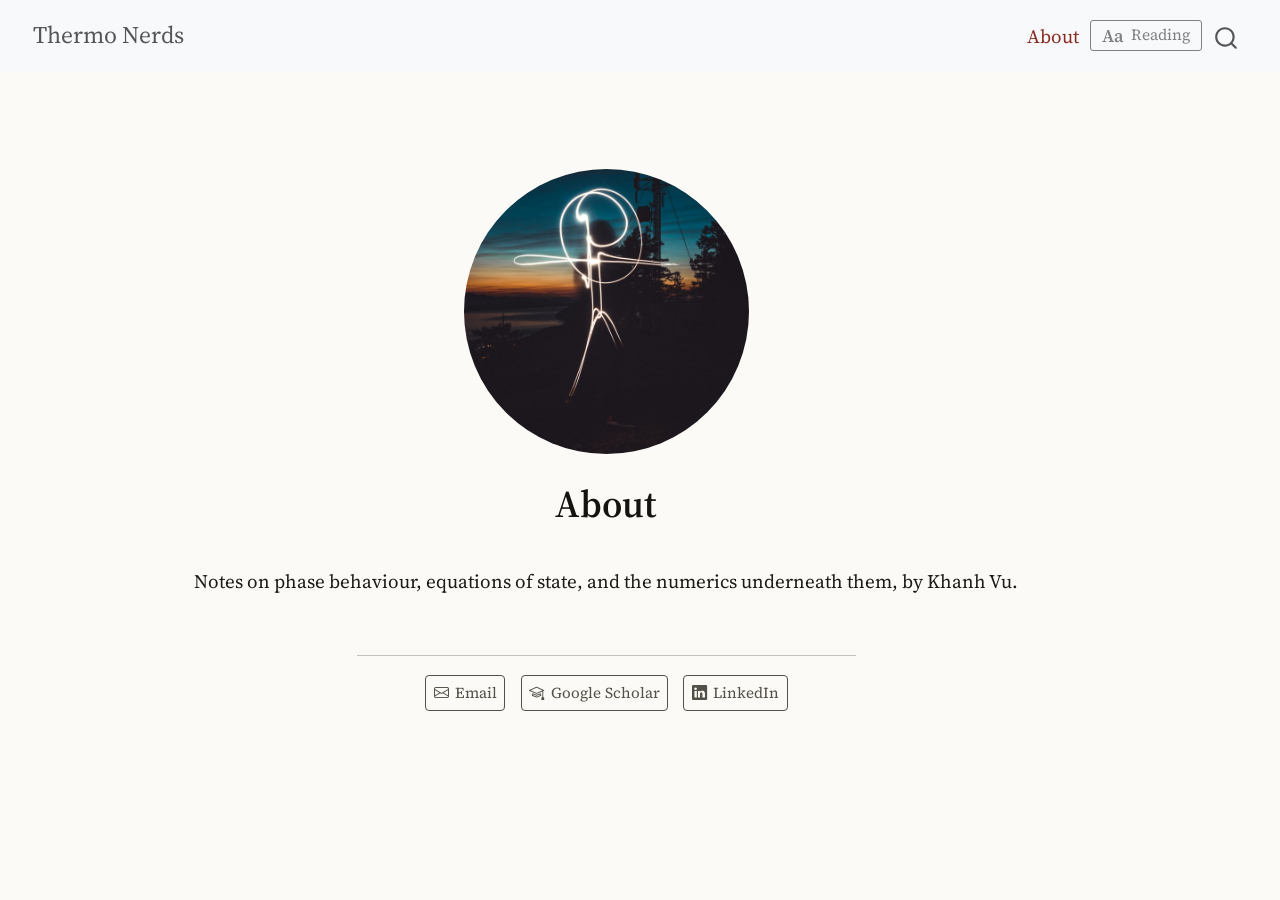
<file: about.html>
<!DOCTYPE html>
<html xmlns="http://www.w3.org/1999/xhtml" lang="en" xml:lang="en"><head>

<meta charset="utf-8">
<meta name="generator" content="quarto-1.10.20">

<meta name="viewport" content="width=device-width, initial-scale=1.0, user-scalable=yes">


<title>About – Thermo Nerds</title>
<style>
/* Default styles provided by pandoc.
** See https://pandoc.org/MANUAL.html#variables-for-html for config info.
*/
span.smallcaps{font-variant: small-caps;}
div.columns{display: flex; gap: 1.5em;}
div.column{flex: auto;}
@media screen {
div.columns{gap: min(4vw, 1.5em);}
div.column{overflow-x: auto;}
}
div.hanging-indent{margin-left: 1.5em; text-indent: -1.5em;}
ul.task-list{list-style: none;}
ul.task-list li input[type="checkbox"] {
  width: 0.8em;
  margin: 0 0.8em 0.2em -1em; /* quarto-specific, see https://github.com/quarto-dev/quarto-cli/issues/4556 */ 
  vertical-align: middle;
}
</style>


<script src="site_libs/quarto-nav/quarto-nav.js"></script>
<script src="site_libs/quarto-nav/headroom.min.js"></script>
<script src="site_libs/clipboard/clipboard.min.js"></script>
<script src="site_libs/quarto-search/autocomplete.umd.js"></script>
<script src="site_libs/quarto-search/fuse.min.js"></script>
<script src="site_libs/quarto-search/quarto-search.js"></script>
<meta name="quarto:offset" content="./">
<script src="site_libs/quarto-html/quarto.js" type="module"></script>
<script src="site_libs/quarto-html/tabsets/tabsets.js" type="module"></script>
<script src="site_libs/quarto-html/popper.min.js"></script>
<script src="site_libs/quarto-html/tippy.umd.min.js"></script>
<link href="site_libs/quarto-html/tippy.css" rel="stylesheet">
<link href="site_libs/quarto-html/quarto-syntax-highlighting-a5677c8584ae24b67293f1cbb7ea1013.css" rel="stylesheet" id="quarto-text-highlighting-styles">
<script src="site_libs/bootstrap/bootstrap.min.js"></script>
<link href="site_libs/bootstrap/bootstrap-icons.css" rel="stylesheet">
<link href="site_libs/bootstrap/bootstrap-b74a631b2987075d6beb88d4fe861e1b.min.css" rel="stylesheet" append-hash="true" id="quarto-bootstrap" data-mode="light">
<script id="quarto-search-options" type="application/json">{
  "location": "navbar",
  "copy-button": false,
  "collapse-after": 3,
  "panel-placement": "end",
  "type": "overlay",
  "limit": 50,
  "keyboard-shortcut": [
    "f",
    "/",
    "s"
  ],
  "show-item-context": false,
  "language": {
    "search-no-results-text": "No results",
    "search-matching-documents-text": "matching documents",
    "search-copy-link-title": "Copy link to search",
    "search-hide-matches-text": "Hide additional matches",
    "search-more-match-text": "more match in this document",
    "search-more-matches-text": "more matches in this document",
    "search-clear-button-title": "Clear",
    "search-text-placeholder": "",
    "search-detached-cancel-button-title": "Cancel",
    "search-submit-button-title": "Submit",
    "search-label": "Search"
  }
}</script>
<!-- Reader controls: colour themes and text size, in the navbar beside the site
     title. Palettes, the mix() helper and the font-size scaling are taken from
     the ReadMode extension (readmode/content.js, readmode/popup.js); the
     storage layer is localStorage rather than chrome.storage, and the CSS
     targets this site's own elements instead of ReadMode's blanket override,
     which would fight MathJax and the in-post calculator. -->
<style>
  .rm-btn {
    margin-left: auto; display: inline-flex; align-items: center; gap: .35rem;
    padding: .2rem .55rem; font: inherit; font-size: .82rem; line-height: 1.2;
    cursor: pointer; color: inherit; background: transparent;
    border: 1px solid currentColor; border-radius: 3px; opacity: .72;
  }
  .rm-btn:hover, .rm-btn[aria-expanded="true"] { opacity: 1; }
  .rm-btn .rm-aa { font-size: .95rem; font-weight: 600; }
  /* no margin-left:auto here: Quarto's brand container carries mx-auto, and a
     second auto margin would split the free space three ways and pull the
     title off centre. The brand's own margin-right:auto already pushes this
     element to the right edge. */
  .rm-wrap { position: relative; display: flex; }
  .rm-panel {
    /* Rendered as a child of <body>, not of the navbar. Inside the navbar its
       z-index is trapped in the navbar's stacking context, so page content can
       paint over the panel's lower half and swallow taps there -- which on a
       phone is exactly where the Reset button sits. Position and height are
       set from JS against visualViewport. */
    position: fixed; z-index: 2147483000;
    width: 20rem; max-width: calc(100vw - 1rem); padding: .85rem .9rem;
    overflow-y: auto; overscroll-behavior: contain;
    -webkit-overflow-scrolling: touch;
    font-size: .82rem; line-height: 1.45; text-align: left;
    background: var(--rm-bg, #fff); color: var(--rm-text, inherit);
    border: 1px solid rgba(128,128,128,.45); border-radius: 4px;
    box-shadow: 0 6px 24px rgba(0,0,0,.14);
  }
  .rm-panel[hidden] { display: none; }
  .rm-grouplabel {
    margin: .55rem 0 .3rem; font-size: .68rem; font-weight: 700;
    letter-spacing: .08em; text-transform: uppercase; opacity: .6;
  }
  .rm-grouplabel:first-child { margin-top: 0; }
  .rm-themes { display: grid; grid-template-columns: repeat(4, 1fr); gap: .3rem; }
  .rm-theme {
    display: flex; flex-direction: column; align-items: center; gap: .18rem;
    padding: .25rem .1rem; font: inherit; font-size: .62rem; line-height: 1.1;
    cursor: pointer; color: inherit; background: transparent;
    border: 1px solid transparent; border-radius: 3px; text-align: center;
  }
  .rm-theme:hover { border-color: rgba(128,128,128,.5); }
  .rm-btn, .rm-theme, .rm-reset { touch-action: manipulation; }
  .rm-reset { min-height: 2.4rem; }
  .rm-theme { min-height: 2.9rem; }
  .rm-theme[aria-pressed="true"] { border-color: currentColor; font-weight: 700; }
  .rm-sw {
    display: flex; align-items: center; justify-content: center;
    width: 100%; height: 1.75rem; font-size: .78rem; font-weight: 600;
    border: 1px solid rgba(128,128,128,.45); border-radius: 2px;
  }
  .rm-row {
    display: flex; align-items: center; gap: .5rem;
    margin-top: .8rem; padding-top: .7rem; border-top: 1px solid rgba(128,128,128,.3);
  }
  .rm-row label { flex: 0 0 auto; font-size: .72rem; font-weight: 600;
    letter-spacing: .04em; text-transform: uppercase; opacity: .7; }
  .rm-row input[type=range] { flex: 1 1 auto; min-width: 0; }
  .rm-val { flex: 0 0 2.6rem; text-align: right; font-variant-numeric: tabular-nums; }
  .rm-reset {
    margin-top: .6rem; padding: .22rem .6rem; font: inherit; font-size: .72rem;
    cursor: pointer; color: inherit; background: transparent;
    border: 1px solid rgba(128,128,128,.5); border-radius: 3px;
  }
  .rm-reset:hover { border-color: currentColor; }
  @media (max-width: 420px) { .rm-panel { width: calc(100vw - 1.5rem); } }
</style>

<script>
(function () {
  'use strict';

  // ---- palettes, verbatim from readmode/content.js ----
  var THEMES = {
    dark:     { bg: '#1b1c1f', text: '#dcdcdc', link: '#8ab4f8', dark: true },
    dim:      { bg: '#2b2d31', text: '#c9cbd0', link: '#9cc0ff', dark: true },
    warm:     { bg: '#1f1a14', text: '#e8d5b5', link: '#f0a95b', dark: true },
    sepia:    { bg: '#f4ecd8', text: '#433422', link: '#8a4b0f' },
    ivory:    { bg: '#f6f1e7', text: '#292820', link: '#8a4b0f' },
    beige:    { bg: '#f2eee8', text: '#2e2a25', link: '#7a4519' },
    sage:     { bg: '#eaf0e8', text: '#263329', link: '#1f6640' },
    bluegray: { bg: '#edf2f7', text: '#1f2933', link: '#1d4ed8' },
    charcoal: { bg: '#24272b', text: '#e0e0e0', link: '#8ab4f8', dark: true },
    cream:    { bg: '#fbf7ee', text: '#2a2722', link: '#1a5bb8' },
    light:    { bg: '#ffffff', text: '#1f1f1f', link: '#0b57d0' },
    mint:     { bg: '#e6f2e8', text: '#1d2b20', link: '#0a6640' },
    contrast:         { bg: '#000000', text: '#ffff00', link: '#00ff7f', dark: true, strong: true },
    'contrast-white': { bg: '#000000', text: '#ffffff', link: '#7fd4ff', dark: true, strong: true },
    'contrast-light': { bg: '#ffffff', text: '#000000', link: '#0000ee', strong: true }
  };
  var GROUPS = [
    ['Light', [['ivory','Ivory'],['beige','Beige'],['sepia','Sepia'],['cream','Cream'],
               ['sage','Sage'],['mint','Mint'],['bluegray','Blue-gray'],['light','White']]],
    ['Dark', [['charcoal','Charcoal'],['dark','Dark'],['dim','Dim'],['warm','Warm night']]],
    ['High contrast', [['contrast','Yellow'],['contrast-white','White'],['contrast-light','Black']]]
  ];

  // blend two hex colours, for borders and code panels (readmode/content.js)
  function mix(hex, toward, amount) {
    var a = parseInt(hex.slice(1), 16), b = parseInt(toward.slice(1), 16);
    var ch = function (n, s) { return (n >> s) & 255; };
    var m = function (s) { return Math.round(ch(a, s) + (ch(b, s) - ch(a, s)) * amount); };
    return '#' + ((1 << 24) | (m(16) << 16) | (m(8) << 8) | m(0)).toString(16).slice(1);
  }

  var KEY = 'thermonerds-reader';
  var DEF = { theme: 'off', fontSize: 100 };

  function load() {
    try {
      var v = JSON.parse(localStorage.getItem(KEY));
      if (v && typeof v === 'object') {
        return { theme: THEMES[v.theme] ? v.theme : 'off',
                 fontSize: (v.fontSize >= 80 && v.fontSize <= 250) ? v.fontSize : 100 };
      }
    } catch (e) {}                     // private window, blocked storage, bad JSON
    return { theme: DEF.theme, fontSize: DEF.fontSize };
  }
  function store(s) { try { localStorage.setItem(KEY, JSON.stringify(s)); } catch (e) {} }

  var state = load();

  // Every selector is prefixed with html[data-rm], which adds one class-level
  // unit of specificity. The site themes style listing titles as
  // `.quarto-listing .listing-title a { ... !important }` (two classes); an
  // unprefixed `.listing-title a` loses that tie and a dark theme would leave
  // black titles on a black page. The prefix wins regardless of source order.
  function css(s) {
    var out = '';
    var t = THEMES[s.theme];
    var H = 'html[data-rm] ';
    if (t) {
      var border = t.strong ? t.text : mix(t.bg, t.text, 0.22);
      var panel  = mix(t.bg, t.text, t.strong ? 0.12 : 0.07);
      var muted  = mix(t.bg, t.text, 0.62);
      var TXT = 'color:' + t.text + ' !important';
      out +=
        'html[data-rm]{--rm-bg:' + t.bg + ';--rm-text:' + t.text + ';--rm-link:' + t.link +
          ';--rm-panel:' + panel + ';--rm-border:' + border + ';--rm-muted:' + muted +
          ';color-scheme:' + (t.dark ? 'dark' : 'light') + '}' +
        'html[data-rm],html[data-rm] body{background:' + t.bg + ' !important;' + TXT + '}' +
        H + ':is(main,.quarto-container,#quarto-content,#quarto-document-content,' +
            '.page-columns,.quarto-title-block,footer,.footer,.sidebar,#quarto-margin-sidebar)' +
            '{background:transparent !important;' + TXT + '}' +
        H + ':is(h1,h2,h3,h4,h5,h6,p,li,dd,dt,td,th,figcaption,strong,em,blockquote,code,pre)' +
            '{' + TXT + '}' +
        // listing titles: matched at higher specificity than the themes' own rule
        H + ':is(.quarto-listing,div.quarto-post) :is(.listing-title,.listing-title a)' +
            '{' + TXT + '}' +
        H + ':is(.listing-title,.listing-title a,.listing-subtitle){' + TXT + '}' +
        H + ':is(.listing-date,.listing-category,.quarto-title-meta-heading,' +
            '.quarto-category,nav[role="doc-toc"] a,#TOC a){color:' + muted + ' !important}' +
        H + ':is(nav[role="doc-toc"],#TOC) a:is(:hover,.active){' + TXT + '}' +
        H + 'main :is(a,a:visited){color:' + t.link + ' !important}' +
        H + ':is(.quarto-listing,div.quarto-post) .listing-title a:hover{color:' + t.link + ' !important}' +
        H + '.navbar{background:' + panel + ' !important;border-bottom:1px solid ' + border + ' !important}' +
        H + '.navbar :is(.navbar-brand,.nav-link,.navbar-title,.menu-text){' + TXT + '}' +
        H + 'main :is(pre,code,div.sourceCode,kbd,.cell-output){background:' + panel + ' !important;' + TXT + '}' +
        H + 'main :is(pre,code,.sourceCode) span{color:inherit !important}' +
        H + ':is(main table,main th,main td,main tr,hr,blockquote,div.quarto-post,' +
            '.quarto-title-block,main pre,main div.sourceCode){border-color:' + border + ' !important}' +
        H + 'blockquote{border-left-color:' + border + ' !important}' +
        H + 'mjx-container{' + TXT + '}' +
        // the in-post calculator draws itself from neutral greys, so only its
        // editable cells need telling which surface they sit on
        H + ':is(.xl-t td.in input,.xl-drive input[type=number]){' + TXT + '}' +
        H + ':is(.xl-t td.ca,.xl-t tr.xl-h th,.xl-t td.fo){background:' + panel + ' !important}';
    }
    if (s.fontSize && s.fontSize !== 100) {
      // Scales body text without zooming images; nested items reset so sizes
      // don't compound. (readmode/content.js)
      out +=
        'html[data-rm-size] main :is(p,li,blockquote,dd,dt,td,th,figcaption,label)' +
          '{font-size:' + s.fontSize + '% !important}' +
        'html[data-rm-size] main :is(li p,li li,blockquote p,td p,li label,td label)' +
          '{font-size:100% !important}';
    }
    return out;
  }

  // Applied from <head>, before first paint, so a remembered theme never flashes.
  var tag = document.createElement('style');
  tag.id = 'rm-style';
  if (THEMES[state.theme]) document.documentElement.setAttribute('data-rm', state.theme);
  if (state.fontSize !== 100) document.documentElement.setAttribute('data-rm-size', String(state.fontSize));
  tag.textContent = css(state);
  (document.head || document.documentElement).appendChild(tag);

  function apply() {
    var el = document.documentElement;
    if (THEMES[state.theme]) el.setAttribute('data-rm', state.theme);
    else el.removeAttribute('data-rm');
    if (state.fontSize !== 100) el.setAttribute('data-rm-size', String(state.fontSize));
    else el.removeAttribute('data-rm-size');
    tag.textContent = css(state);
    store(state);
  }

  // ---- controls, once the navbar exists ----
  function build() {
    // Prefer the existing nav list: adding an item there moves the brand no
    // more than another nav link would. Appending to .navbar-container instead
    // hands the brand's own mx-auto fresh free space to redistribute, which
    // visibly shifts the title.
    // .quarto-navbar-tools sits outside the collapsible menu, so the control
    // stays reachable on a phone, where navbar-expand-lg hides .navbar-collapse
    // behind the hamburger.
    var tools = document.querySelector('.navbar .quarto-navbar-tools');
    var list = tools ? null : document.querySelector('.navbar .navbar-nav');
    var bar = tools || list ||
              document.querySelector('.navbar .navbar-container') ||
              document.querySelector('.navbar > .container-fluid') ||
              document.querySelector('.navbar');
    if (!bar) return;

    var wrap = document.createElement(list ? 'li' : 'div');
    wrap.className = list ? 'nav-item rm-wrap' : 'rm-wrap';

    var btn = document.createElement('button');
    btn.type = 'button';
    btn.className = 'rm-btn';
    btn.setAttribute('aria-expanded', 'false');
    btn.setAttribute('aria-label', 'Reading options: colour theme and text size');
    btn.innerHTML = '<span class="rm-aa">Aa</span><span>Reading</span>';

    var panel = document.createElement('div');
    panel.className = 'rm-panel';
    panel.hidden = true;
    panel.setAttribute('role', 'group');
    panel.setAttribute('aria-label', 'Reading options');

    var html = '';
    for (var g = 0; g < GROUPS.length; g++) {
      html += '<div class="rm-grouplabel">' + GROUPS[g][0] + '</div><div class="rm-themes">';
      var list = GROUPS[g][1];
      for (var i = 0; i < list.length; i++) {
        var id = list[i][0], t = THEMES[id];
        html += '<button type="button" class="rm-theme" data-v="' + id + '">' +
                '<span class="rm-sw" style="background:' + t.bg + ';color:' + t.text + '">Aa</span>' +
                list[i][1] + '</button>';
      }
      html += '</div>';
    }
    html += '<div class="rm-grouplabel">Site</div><div class="rm-themes">' +
            '<button type="button" class="rm-theme" data-v="off">' +
            '<span class="rm-sw" style="background:transparent">Aa</span>Default</button></div>' +
            '<div class="rm-row"><label for="rm-size">Text size</label>' +
            '<input type="range" id="rm-size" min="80" max="250" step="10">' +
            '<span class="rm-val" id="rm-sizeval"></span></div>' +
            '<button type="button" class="rm-reset">Reset to default</button>';
    panel.innerHTML = html;

    wrap.appendChild(btn);
    bar.appendChild(wrap);
    document.body.appendChild(panel);   // outside the navbar's stacking context

    var size = panel.querySelector('#rm-size');
    var sizeVal = panel.querySelector('#rm-sizeval');

    function sync() {
      var all = panel.querySelectorAll('.rm-theme');
      for (var i = 0; i < all.length; i++) {
        all[i].setAttribute('aria-pressed', all[i].getAttribute('data-v') === state.theme ? 'true' : 'false');
      }
      size.value = state.fontSize;
      sizeVal.textContent = state.fontSize + '%';
    }

    panel.addEventListener('click', function (e) {
      var sw = e.target.closest('.rm-theme');
      if (sw) { state.theme = sw.getAttribute('data-v'); apply(); sync(); return; }
      if (e.target.closest('.rm-reset')) {
        state.theme = DEF.theme; state.fontSize = DEF.fontSize; apply(); sync();
      }
    });
    size.addEventListener('input', function () {
      state.fontSize = +size.value; apply(); sync();
    });

    // Positioned from JS against visualViewport rather than vh: on Android
    // Chrome 100vh is the URL-bar-hidden height, so a vh-sized panel runs below
    // the visible area and its last control cannot be reached or tapped.
    function place() {
      var vp = window.visualViewport;
      var vh = vp ? vp.height : window.innerHeight;
      var vw = vp ? vp.width  : window.innerWidth;
      var bb = btn.getBoundingClientRect();
      var nb = document.querySelector('.navbar');
      var nbb = nb ? nb.getBoundingClientRect().bottom : 0;
      var top = Math.round(Math.max(bb.bottom, nbb, 0) + 6);
      if (top > vh - 120) top = Math.max(6, vh - 120);   // always leave room
      panel.style.top = top + 'px';
      panel.style.maxHeight = Math.max(140, Math.round(vh - top - 10)) + 'px';
      panel.style.left = 'auto';
      panel.style.right = Math.round(Math.max(8, vw - bb.right)) + 'px';
      if (panel.getBoundingClientRect().left < 8) panel.style.right = '8px';
    }
    function open(v) {
      panel.hidden = !v;
      if (v) place();                 // measured while visible, before paint
      btn.setAttribute('aria-expanded', v ? 'true' : 'false');
    }
    function replace() { if (!panel.hidden) place(); }
    window.addEventListener('resize', replace);
    window.addEventListener('scroll', replace, { passive: true });
    if (window.visualViewport) {
      window.visualViewport.addEventListener('resize', replace);
      window.visualViewport.addEventListener('scroll', replace);
    }
    btn.addEventListener('click', function (e) {
      e.stopPropagation();
      open(panel.hidden);
    });
    panel.addEventListener('click', function (e) { e.stopPropagation(); });
    document.addEventListener('click', function () { open(false); });
    document.addEventListener('keydown', function (e) {
      if (e.key === 'Escape' && !panel.hidden) { open(false); btn.focus(); }
    });

    sync();
  }

  if (document.readyState === 'loading') {
    document.addEventListener('DOMContentLoaded', build);
  } else {
    build();
  }
})();
</script>
<!-- Cloudflare Web Analytics. Free, cookieless, and reports Country, Path,
     Referer, Device type, Browser and OS in the Cloudflare dashboard under
     Analytics & Logs -> Web Analytics.

     This is the manual beacon rather than Cloudflare's automatic injection,
     because thermonerds.com is DNS-only (grey cloud) in Cloudflare -- it has to
     be, or GitHub cannot issue the Let's Encrypt certificate for the custom
     domain. Automatic injection only reaches proxied traffic; the manual
     snippet works on any host, GitHub Pages included.

     The token is a public site identifier, not a secret: it ships in the
     source of every page.

     Expect undercounting. The beacon is blocked by most ad blockers and by
     Firefox strict mode, which a thermodynamics readership uses more than
     average. Read it as a trend, not a census. -->
<script type="module" src="https://static.cloudflareinsights.com/beacon.min.js" data-cf-beacon="{&quot;token&quot;: &quot;0da600393c414e5b8085be10af9c399c&quot;}"></script>
<link rel="preconnect" href="https://fonts.googleapis.com">
<link rel="preconnect" href="https://fonts.gstatic.com" crossorigin="">
<link rel="stylesheet" href="https://fonts.googleapis.com/css2?family=Source+Serif+4:ital,wght@0,400;0,600;0,700;1,400">
<link rel="stylesheet" href="https://fonts.googleapis.com/css2?family=IBM+Plex+Sans:wght@400;600;700">
<link rel="stylesheet" href="https://fonts.googleapis.com/css2?family=IBM+Plex+Mono:wght@400">
<link rel="stylesheet" href="https://fonts.googleapis.com/css2?family=Inter:wght@400;500;600;700;800">
<link rel="stylesheet" href="https://fonts.googleapis.com/css2?family=JetBrains+Mono:wght@400;700">
<link rel="stylesheet" href="https://fonts.googleapis.com/css2?family=Crimson+Pro:ital,wght@0,400;0,600;1,400">
<link rel="stylesheet" href="https://fonts.googleapis.com/css2?family=IBM+Plex+Serif:ital,wght@0,400;0,600;1,400">
<link rel="stylesheet" href="https://fonts.googleapis.com/css2?family=Spectral:ital,wght@0,400;0,600;1,400">
<link rel="stylesheet" href="https://fonts.googleapis.com/css2?family=Literata:ital,opsz,wght@0,7..72,400;0,7..72,600;0,7..72,700;1,7..72,400">
<script>
  window.MathJax = {
    loader: { load: ['[tex]/mhchem'] },
    tex: {
      packages: { '[+]': ['mhchem'] },
      tags: 'ams',
      tagSide: 'right',
      macros: {
        Vm:   "V_{m}",
        kij:  "k_{ij}",
        Rgas: "R"
      }
    }
  };
</script>


<link rel="stylesheet" href="styles.css">
</head>

<body class="nav-fixed fullcontent quarto-light">

<div id="quarto-search-results"></div>
  <header id="quarto-header" class="headroom fixed-top">
    <nav class="navbar navbar-expand-lg " data-bs-theme="dark">
      <div class="navbar-container container-fluid">
      <div class="navbar-brand-container mx-auto">
    <a class="navbar-brand" href="./index.html">
    <span class="navbar-title">Thermo Nerds</span>
    </a>
  </div>
            <div id="quarto-search" class="" title="Search"></div>
          <button class="navbar-toggler" type="button" data-bs-toggle="collapse" data-bs-target="#navbarCollapse" aria-controls="navbarCollapse" role="menu" aria-expanded="false" aria-label="Toggle navigation" onclick="if (window.quartoToggleHeadroom) { window.quartoToggleHeadroom(); }">
  <span class="navbar-toggler-icon"></span>
</button>
          <div class="collapse navbar-collapse" id="navbarCollapse">
            <ul class="navbar-nav navbar-nav-scroll ms-auto">
  <li class="nav-item">
    <a class="nav-link active" href="./about.html" aria-current="page"> 
<span class="menu-text">About</span></a>
  </li>  
</ul>
          </div> <!-- /navcollapse -->
            <div class="quarto-navbar-tools">
</div>
      </div> <!-- /container-fluid -->
    </nav>
</header>
<!-- content -->
<div id="quarto-content" class="quarto-container page-columns page-rows-contents page-layout-article page-navbar">
<!-- sidebar -->
<!-- margin-sidebar -->
    
<!-- main -->
<div class="quarto-about-jolla">
  <img src="profile.jpg" class="about-image
  round " style="height: 15em; width: 15em;">
 <header id="title-block-header" class="quarto-title-block default">
<div class="quarto-title">
<h1 class="title">About</h1>
</div>
<div class="quarto-title-meta">
  </div>
</header><main class="content" id="quarto-document-content">
<p>Notes on phase behaviour, equations of state, and the numerics underneath them, by Khanh Vu.</p>


</main> 
  <hr class="about-sep">
   <div class="about-links">
  <a href="mailto:vubkhanh@gmail.com" class="about-link" rel="" target="">
    <i class="bi bi-envelope"></i>
     <span class="about-link-text">Email</span>
  </a>
  <a href="https://scholar.google.com/citations?user=-Na01GYAAAAJ&amp;hl=en" class="about-link" rel="" target="">
    <i class="bi bi-mortarboard"></i>
     <span class="about-link-text">Google Scholar</span>
  </a>
  <a href="https://www.linkedin.com/in/vu-bao-khanh-3a2297b/" class="about-link" rel="" target="">
    <i class="bi bi-linkedin"></i>
     <span class="about-link-text">LinkedIn</span>
  </a>
</div>
</div>
 <!-- /main -->
<script id="quarto-html-after-body" type="application/javascript">
  window.document.addEventListener("DOMContentLoaded", function (event) {
    const isCodeAnnotation = (el) => {
      for (const clz of el.classList) {
        if (clz.startsWith('code-annotation-')) {                     
          return true;
        }
      }
      return false;
    }
    const onCopySuccess = function(e) {
      // button target
      const button = e.trigger;
      // don't keep focus
      button.blur();
      // flash "checked"
      button.classList.add('code-copy-button-checked');
      var currentTitle = button.getAttribute("title");
      button.setAttribute("title", "Copied!");
      let tooltip;
      if (window.bootstrap) {
        button.setAttribute("data-bs-toggle", "tooltip");
        button.setAttribute("data-bs-placement", "left");
        button.setAttribute("data-bs-title", "Copied!");
        tooltip = new bootstrap.Tooltip(button, 
          { trigger: "manual", 
            customClass: "code-copy-button-tooltip",
            offset: [0, -8]});
        tooltip.show();    
      }
      setTimeout(function() {
        if (tooltip) {
          tooltip.hide();
          button.removeAttribute("data-bs-title");
          button.removeAttribute("data-bs-toggle");
          button.removeAttribute("data-bs-placement");
        }
        button.setAttribute("title", currentTitle);
        button.classList.remove('code-copy-button-checked');
      }, 1000);
      // clear code selection
      e.clearSelection();
    }
    const getTextToCopy = function(trigger) {
      const outerScaffold = trigger.parentElement.cloneNode(true);
      const codeEl = outerScaffold.querySelector('code');
      for (const childEl of codeEl.children) {
        if (isCodeAnnotation(childEl)) {
          childEl.remove();
        }
      }
      return codeEl.innerText;
    }
    const clipboard = new window.ClipboardJS('.code-copy-button:not([data-in-quarto-modal])', {
      text: getTextToCopy
    });
    clipboard.on('success', onCopySuccess);
    if (window.document.getElementById('quarto-embedded-source-code-modal')) {
      const clipboardModal = new window.ClipboardJS('.code-copy-button[data-in-quarto-modal]', {
        text: getTextToCopy,
        container: window.document.getElementById('quarto-embedded-source-code-modal')
      });
      clipboardModal.on('success', onCopySuccess);
    }
      var localhostRegex = new RegExp(/^(?:http|https):\/\/localhost\:?[0-9]*\//);
      var mailtoRegex = new RegExp(/^mailto:/);
        var filterRegex = new RegExp("https:\/\/www\.thermonerds\.com");
      var isInternal = (href) => {
          return filterRegex.test(href) || localhostRegex.test(href) || mailtoRegex.test(href);
      }
      // Inspect non-navigation links and adorn them if external
     var links = window.document.querySelectorAll('a[href]:not(.nav-link):not(.navbar-brand):not(.toc-action):not(.sidebar-link):not(.sidebar-item-toggle):not(.pagination-link):not(.no-external):not([aria-hidden]):not(.dropdown-item):not(.quarto-navigation-tool):not(.about-link)');
      for (var i=0; i<links.length; i++) {
        const link = links[i];
        if (!isInternal(link.href)) {
          // undo the damage that might have been done by quarto-nav.js in the case of
          // links that we want to consider external
          if (link.dataset.originalHref !== undefined) {
            link.href = link.dataset.originalHref;
          }
        }
      }
    function tippyHover(el, contentFn, onTriggerFn, onUntriggerFn) {
      const config = {
        allowHTML: true,
        maxWidth: 500,
        delay: 100,
        arrow: false,
        appendTo: function(el) {
            return el.parentElement;
        },
        interactive: true,
        interactiveBorder: 10,
        theme: 'quarto',
        placement: 'bottom-start',
      };
      if (contentFn) {
        config.content = contentFn;
      }
      if (onTriggerFn) {
        config.onTrigger = onTriggerFn;
      }
      if (onUntriggerFn) {
        config.onUntrigger = onUntriggerFn;
      }
      window.tippy(el, config); 
    }
    const noterefs = window.document.querySelectorAll('a[role="doc-noteref"]');
    for (var i=0; i<noterefs.length; i++) {
      const ref = noterefs[i];
      tippyHover(ref, function() {
        // use id or data attribute instead here
        let href = ref.getAttribute('data-footnote-href') || ref.getAttribute('href');
        try { href = new URL(href).hash; } catch {}
        const id = href.replace(/^#\/?/, "");
        const note = window.document.getElementById(id);
        if (note) {
          return note.innerHTML;
        } else {
          return "";
        }
      });
    }
    const xrefs = window.document.querySelectorAll('a.quarto-xref');
    const processXRef = (id, note) => {
      // Strip column container classes
      const stripColumnClz = (el) => {
        el.classList.remove("page-full", "page-columns");
        if (el.children) {
          for (const child of el.children) {
            stripColumnClz(child);
          }
        }
      }
      stripColumnClz(note)
      if (id === null || id.startsWith('sec-')) {
        // Special case sections, only their first couple elements
        const container = document.createElement("div");
        if (note.children && note.children.length > 2) {
          container.appendChild(note.children[0].cloneNode(true));
          for (let i = 1; i < note.children.length; i++) {
            const child = note.children[i];
            if (child.tagName === "P" && child.innerText === "") {
              continue;
            } else {
              container.appendChild(child.cloneNode(true));
              break;
            }
          }
          if (window.Quarto?.typesetMath) {
            window.Quarto.typesetMath(container);
          }
          return container.innerHTML
        } else {
          if (window.Quarto?.typesetMath) {
            window.Quarto.typesetMath(note);
          }
          return note.innerHTML;
        }
      } else {
        // Remove any anchor links if they are present
        const anchorLink = note.querySelector('a.anchorjs-link');
        if (anchorLink) {
          anchorLink.remove();
        }
        if (window.Quarto?.typesetMath) {
          window.Quarto.typesetMath(note);
        }
        if (note.classList.contains("callout")) {
          return note.outerHTML;
        } else {
          return note.innerHTML;
        }
      }
    }
    for (var i=0; i<xrefs.length; i++) {
      const xref = xrefs[i];
      tippyHover(xref, undefined, function(instance) {
        instance.disable();
        let url = xref.getAttribute('href');
        let hash = undefined; 
        if (url.startsWith('#')) {
          hash = url;
        } else {
          try { hash = new URL(url).hash; } catch {}
        }
        if (hash) {
          const id = hash.replace(/^#\/?/, "");
          const note = window.document.getElementById(id);
          if (note !== null) {
            try {
              const html = processXRef(id, note.cloneNode(true));
              instance.setContent(html);
            } finally {
              instance.enable();
              instance.show();
            }
          } else {
            // See if we can fetch this
            fetch(url.split('#')[0])
            .then(res => res.text())
            .then(html => {
              const parser = new DOMParser();
              const htmlDoc = parser.parseFromString(html, "text/html");
              const note = htmlDoc.getElementById(id);
              if (note !== null) {
                const html = processXRef(id, note);
                instance.setContent(html);
              } 
            }).finally(() => {
              instance.enable();
              instance.show();
            });
          }
        } else {
          // See if we can fetch a full url (with no hash to target)
          // This is a special case and we should probably do some content thinning / targeting
          fetch(url)
          .then(res => res.text())
          .then(html => {
            const parser = new DOMParser();
            const htmlDoc = parser.parseFromString(html, "text/html");
            const note = htmlDoc.querySelector('main.content');
            if (note !== null) {
              // This should only happen for chapter cross references
              // (since there is no id in the URL)
              // remove the first header
              if (note.children.length > 0 && note.children[0].tagName === "HEADER") {
                note.children[0].remove();
              }
              const html = processXRef(null, note);
              instance.setContent(html);
            } 
          }).finally(() => {
            instance.enable();
            instance.show();
          });
        }
      }, function(instance) {
      });
    }
        let selectedAnnoteEl;
        const selectorForAnnotation = ( cell, annotation) => {
          let cellAttr = 'data-code-cell="' + cell + '"';
          let lineAttr = 'data-code-annotation="' +  annotation + '"';
          const selector = 'span[' + cellAttr + '][' + lineAttr + ']';
          return selector;
        }
        const selectCodeLines = (annoteEl) => {
          const doc = window.document;
          const targetCell = annoteEl.getAttribute("data-target-cell");
          const targetAnnotation = annoteEl.getAttribute("data-target-annotation");
          const annoteSpan = window.document.querySelector(selectorForAnnotation(targetCell, targetAnnotation));
          const lines = annoteSpan.getAttribute("data-code-lines").split(",");
          const lineIds = lines.map((line) => {
            return targetCell + "-" + line;
          })
          let top = null;
          let height = null;
          let parent = null;
          if (lineIds.length > 0) {
              //compute the position of the single el (top and bottom and make a div)
              const el = window.document.getElementById(lineIds[0]);
              top = el.offsetTop;
              height = el.offsetHeight;
              parent = el.parentElement.parentElement;
            if (lineIds.length > 1) {
              const lastEl = window.document.getElementById(lineIds[lineIds.length - 1]);
              const bottom = lastEl.offsetTop + lastEl.offsetHeight;
              height = bottom - top;
            }
            if (top !== null && height !== null && parent !== null) {
              // cook up a div (if necessary) and position it 
              let div = window.document.getElementById("code-annotation-line-highlight");
              if (div === null) {
                div = window.document.createElement("div");
                div.setAttribute("id", "code-annotation-line-highlight");
                div.style.position = 'absolute';
                parent.appendChild(div);
              }
              div.style.top = top - 2 + "px";
              div.style.height = height + 4 + "px";
              div.style.left = 0;
              let gutterDiv = window.document.getElementById("code-annotation-line-highlight-gutter");
              if (gutterDiv === null) {
                gutterDiv = window.document.createElement("div");
                gutterDiv.setAttribute("id", "code-annotation-line-highlight-gutter");
                gutterDiv.style.position = 'absolute';
                const codeCell = window.document.getElementById(targetCell);
                const gutter = codeCell.querySelector('.code-annotation-gutter');
                gutter.appendChild(gutterDiv);
              }
              gutterDiv.style.top = top - 2 + "px";
              gutterDiv.style.height = height + 4 + "px";
            }
            selectedAnnoteEl = annoteEl;
          }
        };
        const unselectCodeLines = () => {
          const elementsIds = ["code-annotation-line-highlight", "code-annotation-line-highlight-gutter"];
          elementsIds.forEach((elId) => {
            const div = window.document.getElementById(elId);
            if (div) {
              div.remove();
            }
          });
          selectedAnnoteEl = undefined;
        };
          // Handle positioning of the toggle
      window.addEventListener(
        "resize",
        throttle(() => {
          elRect = undefined;
          if (selectedAnnoteEl) {
            selectCodeLines(selectedAnnoteEl);
          }
        }, 10)
      );
      function throttle(fn, ms) {
      let throttle = false;
      let timer;
        return (...args) => {
          if(!throttle) { // first call gets through
              fn.apply(this, args);
              throttle = true;
          } else { // all the others get throttled
              if(timer) clearTimeout(timer); // cancel #2
              timer = setTimeout(() => {
                fn.apply(this, args);
                timer = throttle = false;
              }, ms);
          }
        };
      }
        // Attach click handler to the DT
        const annoteDls = window.document.querySelectorAll('dt[data-target-cell]');
        for (const annoteDlNode of annoteDls) {
          annoteDlNode.addEventListener('click', (event) => {
            const clickedEl = event.target;
            if (clickedEl !== selectedAnnoteEl) {
              unselectCodeLines();
              const activeEl = window.document.querySelector('dt[data-target-cell].code-annotation-active');
              if (activeEl) {
                activeEl.classList.remove('code-annotation-active');
              }
              selectCodeLines(clickedEl);
              clickedEl.classList.add('code-annotation-active');
            } else {
              // Unselect the line
              unselectCodeLines();
              clickedEl.classList.remove('code-annotation-active');
            }
          });
        }
    const findCites = (el) => {
      const parentEl = el.parentElement;
      if (parentEl) {
        const cites = parentEl.dataset.cites;
        if (cites) {
          return {
            el,
            cites: cites.split(' ')
          };
        } else {
          return findCites(el.parentElement)
        }
      } else {
        return undefined;
      }
    };
    var bibliorefs = window.document.querySelectorAll('a[role="doc-biblioref"]');
    for (var i=0; i<bibliorefs.length; i++) {
      const ref = bibliorefs[i];
      const citeInfo = findCites(ref);
      if (citeInfo) {
        tippyHover(citeInfo.el, function() {
          var popup = window.document.createElement('div');
          citeInfo.cites.forEach(function(cite) {
            var citeDiv = window.document.createElement('div');
            citeDiv.classList.add('hanging-indent');
            citeDiv.classList.add('csl-entry');
            var biblioDiv = window.document.getElementById('ref-' + cite);
            if (biblioDiv) {
              citeDiv.innerHTML = biblioDiv.innerHTML;
            }
            popup.appendChild(citeDiv);
          });
          return popup.innerHTML;
        });
      }
    }
  });
  </script>
</div> <!-- /content -->




</body></html>
</file>
<file: site_libs/quarto-html/tippy.css>
.tippy-box[data-animation=fade][data-state=hidden]{opacity:0}[data-tippy-root]{max-width:calc(100vw - 10px)}.tippy-box{position:relative;background-color:#333;color:#fff;border-radius:4px;font-size:14px;line-height:1.4;white-space:normal;outline:0;transition-property:transform,visibility,opacity}.tippy-box[data-placement^=top]>.tippy-arrow{bottom:0}.tippy-box[data-placement^=top]>.tippy-arrow:before{bottom:-7px;left:0;border-width:8px 8px 0;border-top-color:initial;transform-origin:center top}.tippy-box[data-placement^=bottom]>.tippy-arrow{top:0}.tippy-box[data-placement^=bottom]>.tippy-arrow:before{top:-7px;left:0;border-width:0 8px 8px;border-bottom-color:initial;transform-origin:center bottom}.tippy-box[data-placement^=left]>.tippy-arrow{right:0}.tippy-box[data-placement^=left]>.tippy-arrow:before{border-width:8px 0 8px 8px;border-left-color:initial;right:-7px;transform-origin:center left}.tippy-box[data-placement^=right]>.tippy-arrow{left:0}.tippy-box[data-placement^=right]>.tippy-arrow:before{left:-7px;border-width:8px 8px 8px 0;border-right-color:initial;transform-origin:center right}.tippy-box[data-inertia][data-state=visible]{transition-timing-function:cubic-bezier(.54,1.5,.38,1.11)}.tippy-arrow{width:16px;height:16px;color:#333}.tippy-arrow:before{content:"";position:absolute;border-color:transparent;border-style:solid}.tippy-content{position:relative;padding:5px 9px;z-index:1}
</file>
<file: site_libs/quarto-html/quarto-syntax-highlighting-a5677c8584ae24b67293f1cbb7ea1013.css>
/* quarto syntax highlight colors */
:root {
  --quarto-hl-ot-color: #003B4F;
  --quarto-hl-at-color: #657422;
  --quarto-hl-ss-color: #20794D;
  --quarto-hl-an-color: #5E5E5E;
  --quarto-hl-fu-color: #4758AB;
  --quarto-hl-st-color: #20794D;
  --quarto-hl-cf-color: #003B4F;
  --quarto-hl-op-color: #5E5E5E;
  --quarto-hl-er-color: #AD0000;
  --quarto-hl-bn-color: #AD0000;
  --quarto-hl-al-color: #AD0000;
  --quarto-hl-va-color: #111111;
  --quarto-hl-bu-color: inherit;
  --quarto-hl-ex-color: inherit;
  --quarto-hl-pp-color: #AD0000;
  --quarto-hl-in-color: #5E5E5E;
  --quarto-hl-vs-color: #20794D;
  --quarto-hl-wa-color: #5E5E5E;
  --quarto-hl-do-color: #5E5E5E;
  --quarto-hl-im-color: #00769E;
  --quarto-hl-ch-color: #20794D;
  --quarto-hl-dt-color: #AD0000;
  --quarto-hl-fl-color: #AD0000;
  --quarto-hl-co-color: #5E5E5E;
  --quarto-hl-cv-color: #5E5E5E;
  --quarto-hl-cn-color: #8f5902;
  --quarto-hl-sc-color: #5E5E5E;
  --quarto-hl-dv-color: #AD0000;
  --quarto-hl-kw-color: #003B4F;
}

/* other quarto variables */
:root {
  --quarto-font-monospace: "IBM Plex Mono", ui-monospace, Menlo, monospace;
}

/* syntax highlight based on Pandoc's rules */
pre > code.sourceCode > span {
  color: #003B4F;
}

code.sourceCode > span {
  color: #003B4F;
}

div.sourceCode,
div.sourceCode pre.sourceCode {
  color: #003B4F;
}

/* Normal */
code span {
  color: #003B4F;
}

/* Alert */
code span.al {
  color: #AD0000;
  font-style: inherit;
}

/* Annotation */
code span.an {
  color: #5E5E5E;
  font-style: inherit;
}

/* Attribute */
code span.at {
  color: #657422;
  font-style: inherit;
}

/* BaseN */
code span.bn {
  color: #AD0000;
  font-style: inherit;
}

/* BuiltIn */
code span.bu {
  font-style: inherit;
}

/* ControlFlow */
code span.cf {
  color: #003B4F;
  font-weight: bold;
  font-style: inherit;
}

/* Char */
code span.ch {
  color: #20794D;
  font-style: inherit;
}

/* Constant */
code span.cn {
  color: #8f5902;
  font-style: inherit;
}

/* Comment */
code span.co {
  color: #5E5E5E;
  font-style: inherit;
}

/* CommentVar */
code span.cv {
  color: #5E5E5E;
  font-style: italic;
}

/* Documentation */
code span.do {
  color: #5E5E5E;
  font-style: italic;
}

/* DataType */
code span.dt {
  color: #AD0000;
  font-style: inherit;
}

/* DecVal */
code span.dv {
  color: #AD0000;
  font-style: inherit;
}

/* Error */
code span.er {
  color: #AD0000;
  font-style: inherit;
}

/* Extension */
code span.ex {
  font-style: inherit;
}

/* Float */
code span.fl {
  color: #AD0000;
  font-style: inherit;
}

/* Function */
code span.fu {
  color: #4758AB;
  font-style: inherit;
}

/* Import */
code span.im {
  color: #00769E;
  font-style: inherit;
}

/* Information */
code span.in {
  color: #5E5E5E;
  font-style: inherit;
}

/* Keyword */
code span.kw {
  color: #003B4F;
  font-weight: bold;
  font-style: inherit;
}

/* Operator */
code span.op {
  color: #5E5E5E;
  font-style: inherit;
}

/* Other */
code span.ot {
  color: #003B4F;
  font-style: inherit;
}

/* Preprocessor */
code span.pp {
  color: #AD0000;
  font-style: inherit;
}

/* SpecialChar */
code span.sc {
  color: #5E5E5E;
  font-style: inherit;
}

/* SpecialString */
code span.ss {
  color: #20794D;
  font-style: inherit;
}

/* String */
code span.st {
  color: #20794D;
  font-style: inherit;
}

/* Variable */
code span.va {
  color: #111111;
  font-style: inherit;
}

/* VerbatimString */
code span.vs {
  color: #20794D;
  font-style: inherit;
}

/* Warning */
code span.wa {
  color: #5E5E5E;
  font-style: italic;
}

.prevent-inlining {
  content: "</";
}

/*# sourceMappingURL=33a6535f0a5f04c452ac98bbf2dcf542.css.map */
</file>
<file: styles.css>
/* Theme lives in themes/*.scss. Keep this file for one-off tweaks that are
   easier to write as plain CSS than as part of the theme. */

/* ---------------------------------------------------------------------------
   Widen the listing page only.

   `page-layout: full` in index.qmd removes the sidebar restriction but does
   NOT lift the cap on the body column: Quarto compiles the body track as
   minmax(500px, calc(<body-width> + 50px - 3rem)), so with body-width: 840px
   the content stops at 833px however wide the window is. Everything left over
   goes into the two 5fr tracks either side, which is the dead space.

   Raising body-width in _quarto.yml would fix the listing but widen articles
   too, taking the posts to roughly 125 characters a line. This rule instead
   targets .page-layout-full, which Quarto puts on the listing page and not on
   articles (those get .page-layout-article), so the reading measure of every
   post is untouched.

   1400px is close to the reference site's own 1428px ceiling. Change that one
   number to taste; below about 1100px the page is narrower than the window
   anyway and the rule has no effect.

   Caveat: this reproduces Quarto's named grid lines, so if a Quarto upgrade
   renames or reorders them the rule stops applying and the page simply
   reverts to the narrow layout — it will not break.
--------------------------------------------------------------------------- */
.quarto-container.page-layout-full {
  grid-template-columns:
    [screen-start] 1.5rem
    [screen-start-inset] minmax(0, 1fr)
    [page-start page-start-inset] 0px
    [body-start-outset] 0px
    [body-start] 1.5rem
    [body-content-start] minmax(500px, 1400px)
    [body-content-end] 1.5rem
    [body-end] 33.6px
    [body-end-outset] minmax(72px, 139.2px)
    [page-end-inset] 33.6px
    [page-end] minmax(0, 1fr)
    [screen-end-inset] 1.5rem
    [screen-end];
}

/* ---------------------------------------------------------------------------
   Article pages: give the spare width to the table of contents, not the prose.

   The body column is 833px, which at 19px Source Serif is 103 characters a
   line -- already past the 45-75 band that reads comfortably, and at the limit
   of what is tolerable. Widening it would make the posts harder to read, not
   better, so it is left alone.

   The margin track is widened instead. Measured on the flash post at 1536px,
   going from 139px to 340px takes the TOC from 206px to 407px wide, drops its
   height from 637px to 448px, cuts links that wrap onto two lines from 9 of 35
   to 1 of 35, and moves the text 100px to the left. The prose measure does not
   change.

   This does not eliminate the margins on a very wide monitor, and nothing can:
   filling 1920px would need a 1400px text column, about 170 characters a line.
   The reference site has the same margins there -- its content caps at 1428px,
   so it fills a 1536px window and leaves ~250px either side at 1920px.
--------------------------------------------------------------------------- */
.quarto-container.page-layout-article {
  grid-template-columns:
    [screen-start] 1.5rem
    [screen-start-inset] minmax(0, 1fr)
    [page-start page-start-inset] 0px
    [body-start-outset] 0px
    [body-start] 1.5rem
    [body-content-start] minmax(500px, calc(890px - 3rem))
    [body-content-end] 1.5rem
    [body-end] 33.6px
    [body-end-outset] minmax(72px, 340px)
    [page-end-inset] 33.6px
    [page-end] minmax(0, 1fr)
    [screen-end-inset] 1.5rem
    [screen-end];
}
</file>
